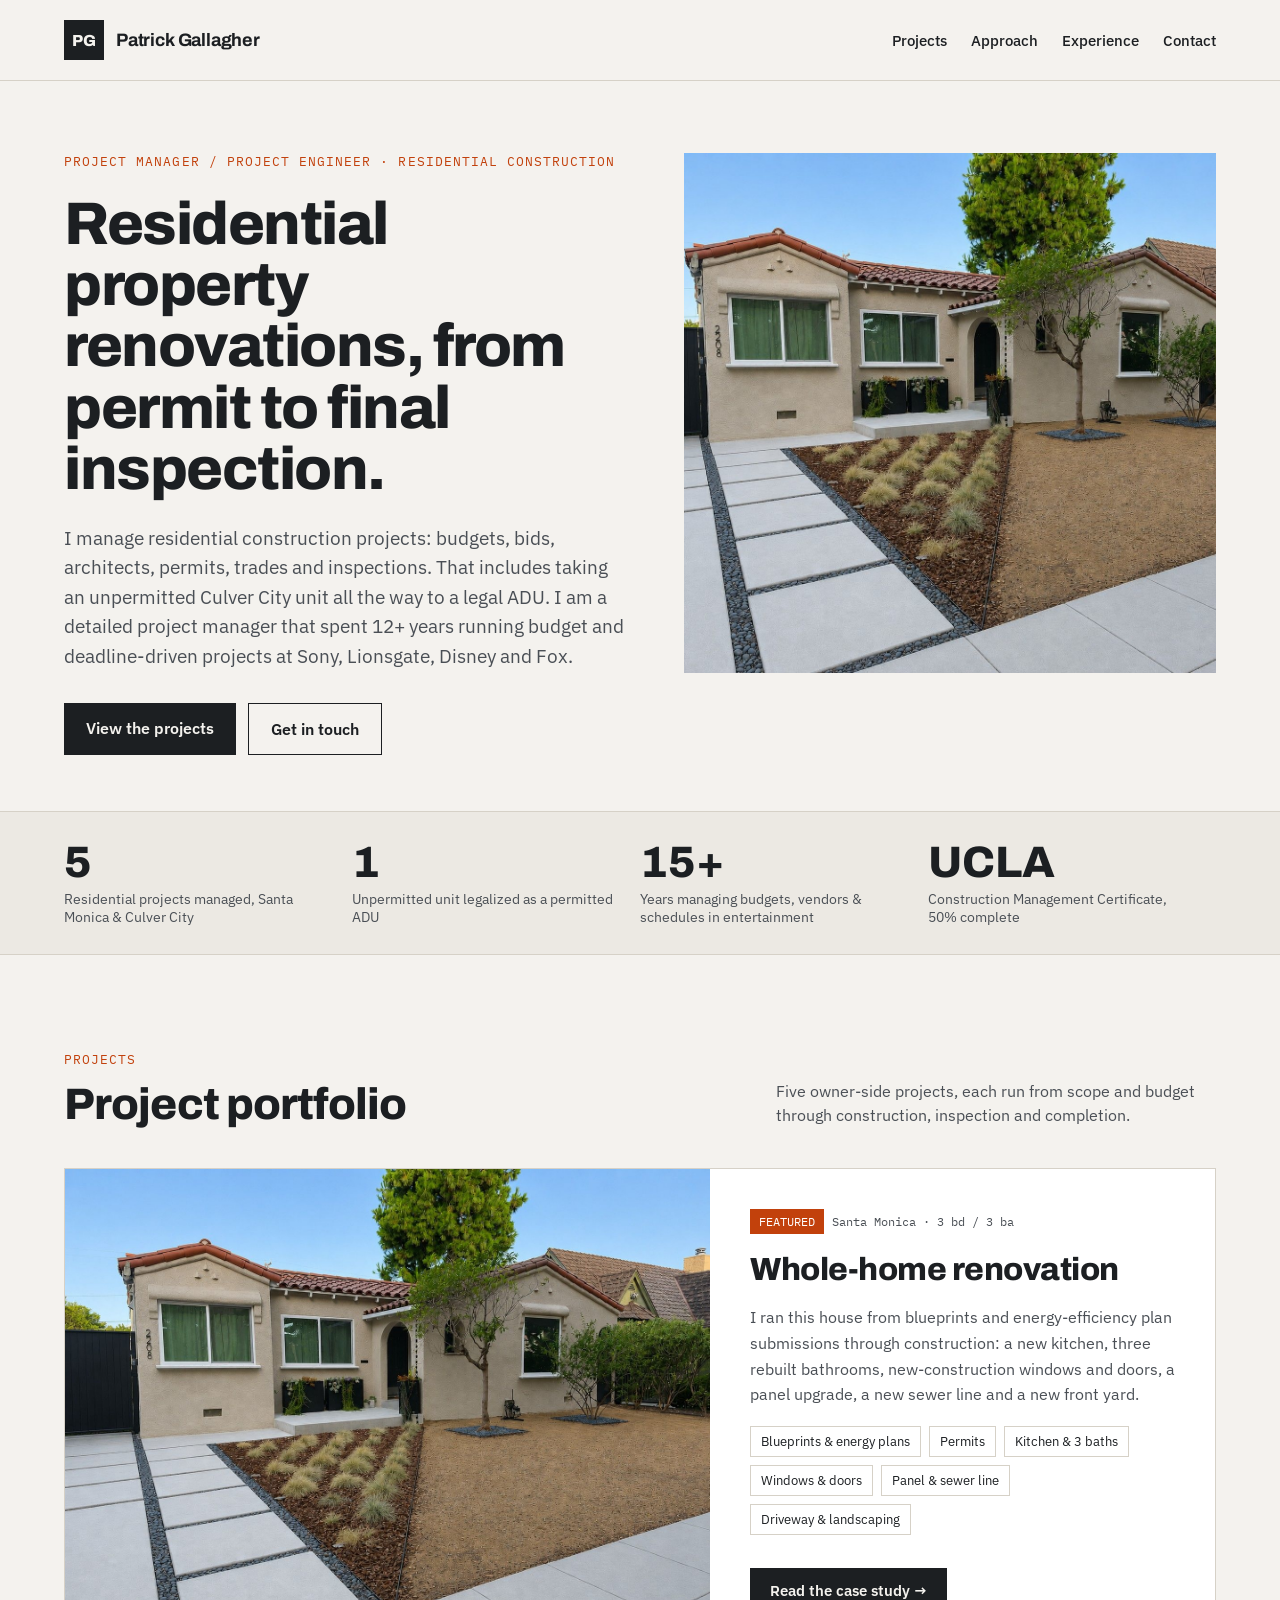
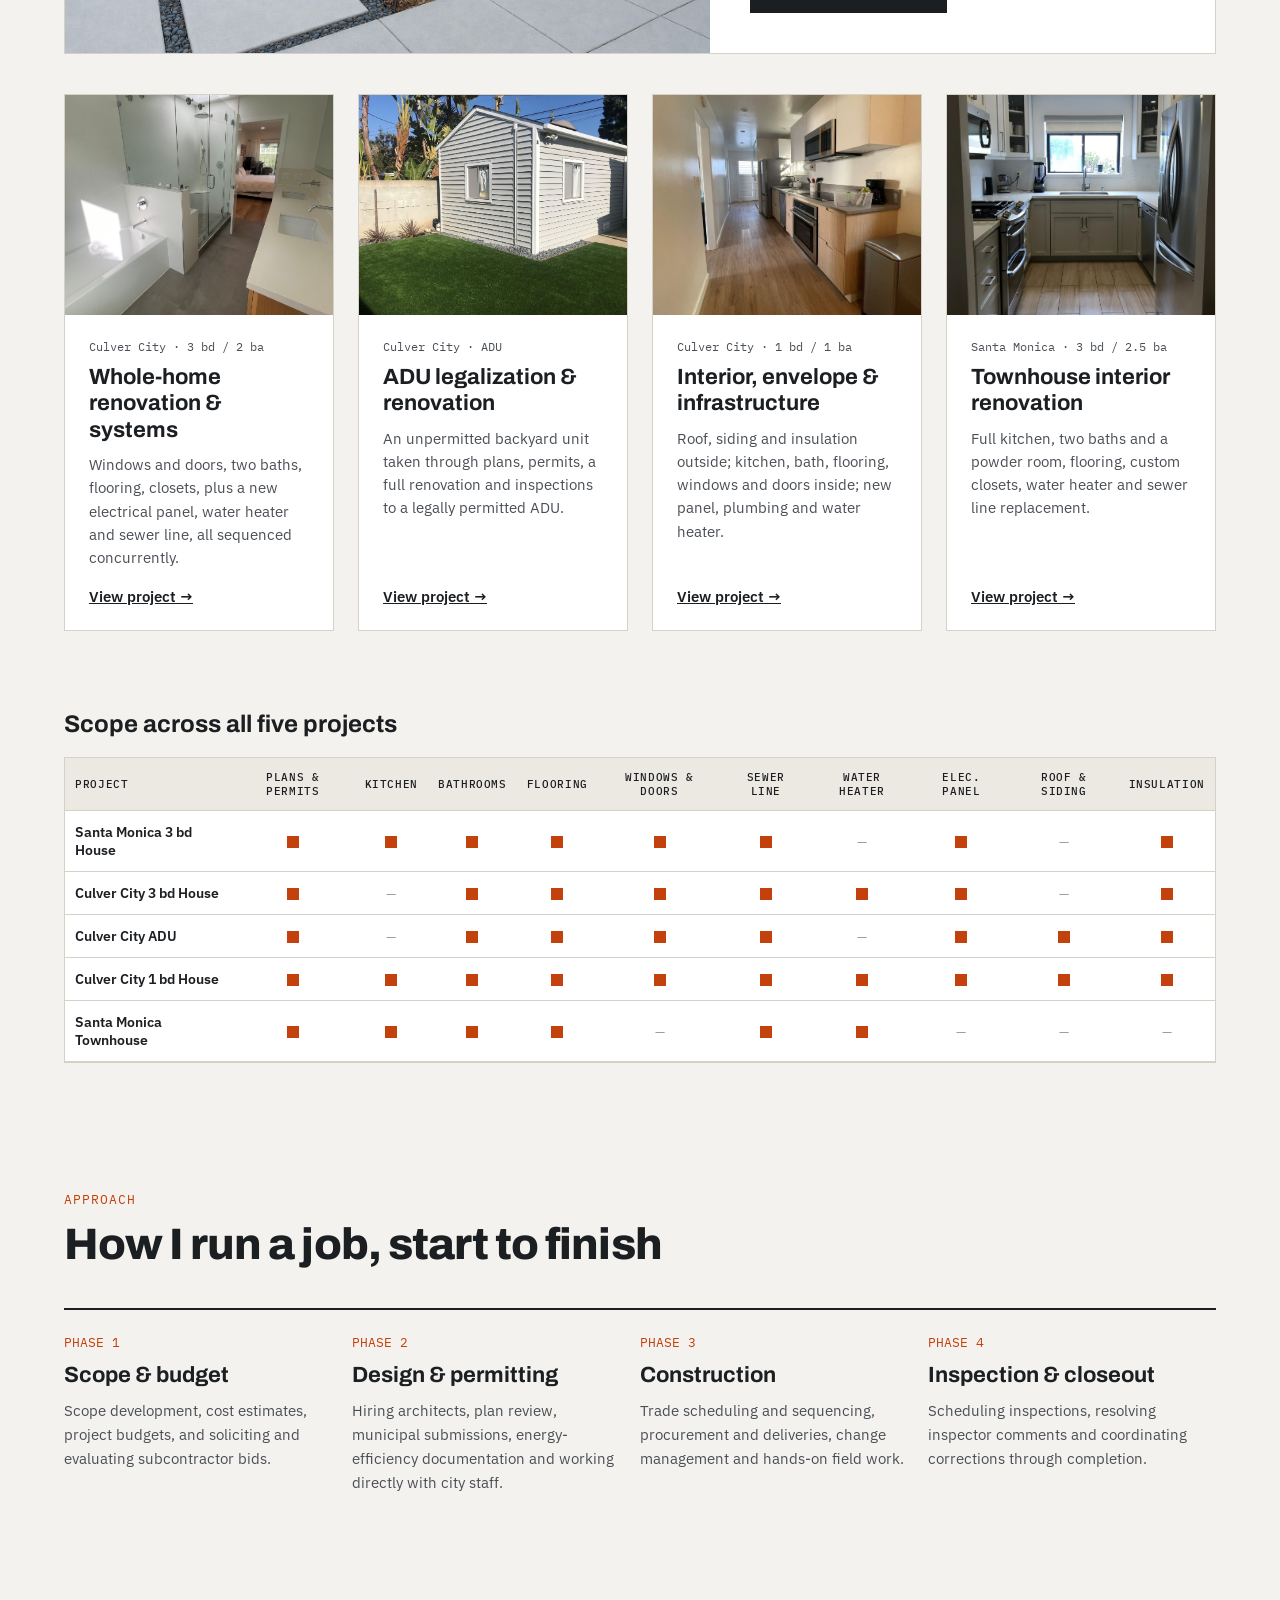
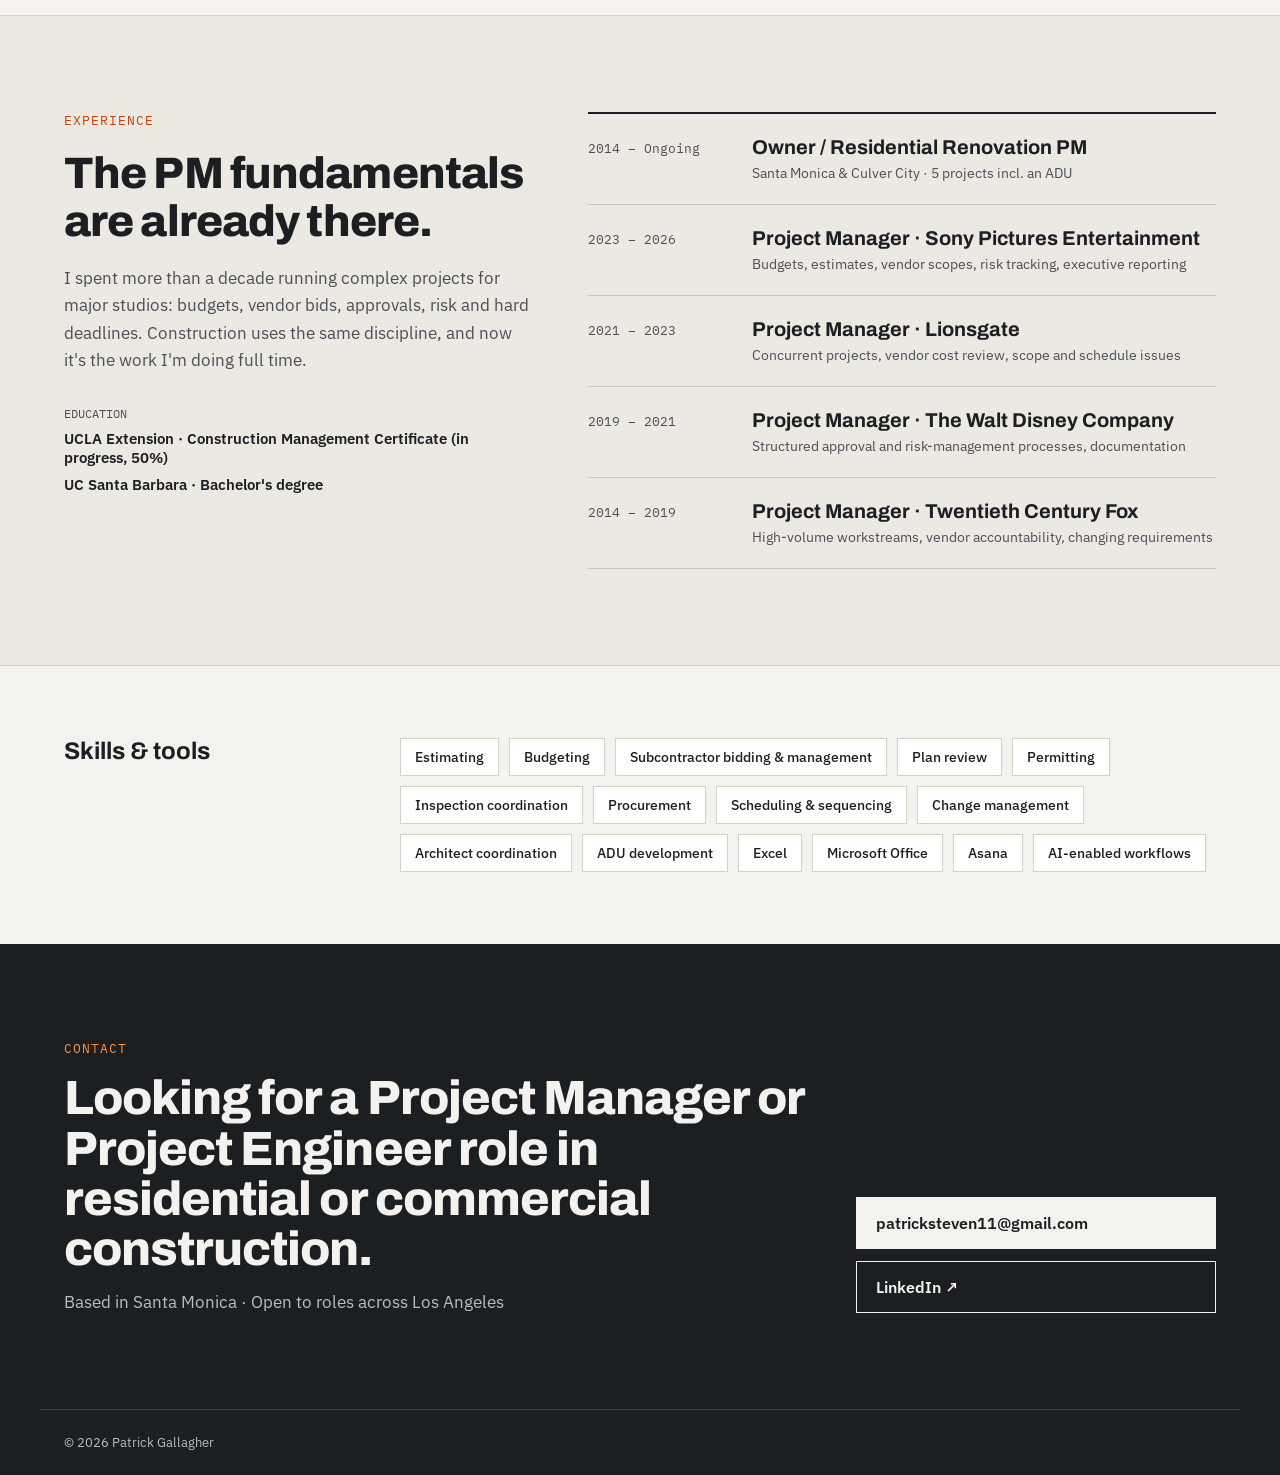
<file: index.html>
<!doctype html>
<html lang="en">
<head>
<meta charset="utf-8">
<meta name="viewport" content="width=device-width, initial-scale=1">
<title>Patrick Gallagher | Construction Project Portfolio</title>
<meta name="description" content="Owner-side residential construction PM: five West LA renovations, including an unpermitted Culver City unit legalized as an ADU.">
<meta property="og:title" content="Patrick Gallagher | Construction Project Portfolio">
<meta property="og:description" content="Owner-side residential construction PM: five West LA renovations, including an unpermitted Culver City unit legalized as an ADU.">
<link rel="preconnect" href="https://fonts.googleapis.com">
<link rel="preconnect" href="https://fonts.gstatic.com" crossorigin>
<link href="https://fonts.googleapis.com/css2?family=Archivo:wght@500;600;700;800&family=IBM+Plex+Mono:wght@400;500&family=IBM+Plex+Sans:wght@400;500;600&display=swap" rel="stylesheet">
<link rel="stylesheet" href="/styles.css">
</head>
<body>
<header class="top"><nav class="wrap" aria-label="Primary"><a href="/" class="brand"><span class="mark">PG</span><span class="name">Patrick Gallagher</span></a>
<div class="navlinks"><a href="#projects">Projects</a><a href="#approach">Approach</a><a href="#experience">Experience</a><a href="#contact">Contact</a></div></nav></header>
<main>
<section id="top" class="wrap hero">
<div class="copy">
<p class="eyebrow">PROJECT MANAGER / PROJECT ENGINEER · RESIDENTIAL CONSTRUCTION</p>
<h1>Residential property renovations, from permit to final inspection.</h1>
<p class="lede">I manage residential construction projects: budgets, bids, architects, permits, trades and inspections. That includes taking an unpermitted Culver City unit all the way to a legal ADU. I am a detailed project manager that spent 12+ years running budget and deadline-driven projects at Sony, Lionsgate, Disney and Fox.</p>
<div class="cta"><a class="btn btn-dark" href="#projects">View the projects</a><a class="btn btn-line" href="#contact">Get in touch</a></div>
</div>
<img src="/images/sm5-featured.jpg" alt="Finished front of the Santa Monica house with new concrete walkway pads, river-rock joints and drought-tolerant planting" style="flex:1 1 440px;min-width:0;height:520px;object-position:35% 50%">
</section>
<section class="stats" aria-label="At a glance"><div class="wrap">
<div class="stat"><b>5</b><span>Residential projects managed, Santa Monica &amp; Culver City</span></div>
<div class="stat"><b>1</b><span>Unpermitted unit legalized as a permitted ADU</span></div>
<div class="stat"><b>15+</b><span>Years managing budgets, vendors &amp; schedules in entertainment</span></div>
<div class="stat"><b>UCLA</b><span>Construction Management Certificate, 50% complete</span></div>
</div></section>
<section id="projects" class="wrap sec">
<div class="sechead"><div><p class="eyebrow">PROJECTS</p><h2 class="big">Project portfolio</h2></div>
<p style="margin:0;max-width:440px;font-size:16px;line-height:1.55;color:#4A4F55">Five owner-side projects, each run from scope and budget through construction, inspection and completion.</p></div>
<article class="featured">
<img src="/images/sm5-featured.jpg" alt="Finished front of the Santa Monica house with new concrete walkway pads, river-rock joints and drought-tolerant planting" style="object-position:center 50%">
<div class="body">
<div style="display:flex;flex-wrap:wrap;gap:8px;align-items:center"><span class="tag">FEATURED</span><span class="mono muted" style="font-size:12px">Santa Monica · 3 bd / 3 ba</span></div>
<h3 class="disp" style="margin:0;font-weight:800;font-size:32px;line-height:1.1;letter-spacing:-.015em">Whole-home renovation</h3>
<p style="margin:0;font-size:16px;line-height:1.6;color:#4A4F55">I ran this house from blueprints and energy-efficiency plan submissions through construction: a new kitchen, three rebuilt bathrooms, new-construction windows and doors, a panel upgrade, a new sewer line and a new front yard.</p>
<ul class="chips"><li>Blueprints &amp; energy plans</li><li>Permits</li><li>Kitchen &amp; 3 baths</li><li>Windows &amp; doors</li><li>Panel &amp; sewer line</li><li>Driveway &amp; landscaping</li></ul>
<a class="btn btn-dark" href="/santa-monica-house" style="margin-top:auto;align-self:flex-start;font-size:15px;padding:13px 20px">Read the case study →</a>
</div></article>
<div class="cards">
<article class="card"><img src="/images/cc2-bath1-after.jpg" alt="Finished primary bathroom with glass shower, soaking tub and double vanity" loading="lazy" style="object-position:center 55%"><div class="body"><span class="mono muted" style="font-size:12px">Culver City · 3 bd / 2 ba</span><h3>Whole-home renovation &amp; systems</h3><p>Windows and doors, two baths, flooring, closets, plus a new electrical panel, water heater and sewer line, all sequenced concurrently.</p><a class="more" href="/culver-city-3bd">View project →</a></div></article>
<article class="card"><img src="/images/adu-after.jpg" alt="Finished Culver City ADU with new siding, windows and landscaping" loading="lazy" style="object-position:center 45%"><div class="body"><span class="mono muted" style="font-size:12px">Culver City · ADU</span><h3>ADU legalization &amp; renovation</h3><p>An unpermitted backyard unit taken through plans, permits, a full renovation and inspections to a legally permitted ADU.</p><a class="more" href="/culver-city-adu">View project →</a></div></article>
<article class="card"><img src="/images/cc1-kitchen-after.jpg" alt="New kitchen in the Culver City one-bedroom house" loading="lazy" style="object-position:center 60%"><div class="body"><span class="mono muted" style="font-size:12px">Culver City · 1 bd / 1 ba</span><h3>Interior, envelope &amp; infrastructure</h3><p>Roof, siding and insulation outside; kitchen, bath, flooring, windows and doors inside; new panel, plumbing and water heater.</p><a class="more" href="/culver-city-1bd">View project →</a></div></article>
<article class="card"><img src="/images/smth-kitchen-after.jpg" alt="Finished townhouse kitchen with gray shaker cabinets, quartz counters and stainless appliances" loading="lazy" style="object-position:center 55%"><div class="body"><span class="mono muted" style="font-size:12px">Santa Monica · 3 bd / 2.5 ba</span><h3>Townhouse interior renovation</h3><p>Full kitchen, two baths and a powder room, flooring, custom closets, water heater and sewer line replacement.</p><a class="more" href="/santa-monica-townhouse">View project →</a></div></article>
</div>
</section>
<section class="wrap" aria-labelledby="matrix-h" style="padding-top:48px;padding-bottom:32px;display:flex;flex-direction:column;gap:20px"><h3 id="matrix-h" class="disp" style="margin:0;font-weight:700;font-size:24px">Scope across all five projects</h3><div class="matrix"><table><thead><tr><th scope="col">Project</th><th scope="col">Plans &amp; Permits</th><th scope="col">Kitchen</th><th scope="col">Bathrooms</th><th scope="col">Flooring</th><th scope="col">Windows &amp; doors</th><th scope="col">Sewer line</th><th scope="col">Water heater</th><th scope="col">Elec. panel</th><th scope="col">Roof &amp; siding</th><th scope="col">Insulation</th></tr></thead><tbody><tr><th scope="row">Santa Monica 3 bd House</th><td><span class="yes" role="img" aria-label="Included"></span></td><td><span class="yes" role="img" aria-label="Included"></span></td><td><span class="yes" role="img" aria-label="Included"></span></td><td><span class="yes" role="img" aria-label="Included"></span></td><td><span class="yes" role="img" aria-label="Included"></span></td><td><span class="yes" role="img" aria-label="Included"></span></td><td><span class="no" aria-label="Not included">—</span></td><td><span class="yes" role="img" aria-label="Included"></span></td><td><span class="no" aria-label="Not included">—</span></td><td><span class="yes" role="img" aria-label="Included"></span></td></tr><tr><th scope="row">Culver City 3 bd House</th><td><span class="yes" role="img" aria-label="Included"></span></td><td><span class="no" aria-label="Not included">—</span></td><td><span class="yes" role="img" aria-label="Included"></span></td><td><span class="yes" role="img" aria-label="Included"></span></td><td><span class="yes" role="img" aria-label="Included"></span></td><td><span class="yes" role="img" aria-label="Included"></span></td><td><span class="yes" role="img" aria-label="Included"></span></td><td><span class="yes" role="img" aria-label="Included"></span></td><td><span class="no" aria-label="Not included">—</span></td><td><span class="yes" role="img" aria-label="Included"></span></td></tr><tr><th scope="row">Culver City ADU</th><td><span class="yes" role="img" aria-label="Included"></span></td><td><span class="no" aria-label="Not included">—</span></td><td><span class="yes" role="img" aria-label="Included"></span></td><td><span class="yes" role="img" aria-label="Included"></span></td><td><span class="yes" role="img" aria-label="Included"></span></td><td><span class="yes" role="img" aria-label="Included"></span></td><td><span class="no" aria-label="Not included">—</span></td><td><span class="yes" role="img" aria-label="Included"></span></td><td><span class="yes" role="img" aria-label="Included"></span></td><td><span class="yes" role="img" aria-label="Included"></span></td></tr><tr><th scope="row">Culver City 1 bd House</th><td><span class="yes" role="img" aria-label="Included"></span></td><td><span class="yes" role="img" aria-label="Included"></span></td><td><span class="yes" role="img" aria-label="Included"></span></td><td><span class="yes" role="img" aria-label="Included"></span></td><td><span class="yes" role="img" aria-label="Included"></span></td><td><span class="yes" role="img" aria-label="Included"></span></td><td><span class="yes" role="img" aria-label="Included"></span></td><td><span class="yes" role="img" aria-label="Included"></span></td><td><span class="yes" role="img" aria-label="Included"></span></td><td><span class="yes" role="img" aria-label="Included"></span></td></tr><tr><th scope="row">Santa Monica Townhouse</th><td><span class="yes" role="img" aria-label="Included"></span></td><td><span class="yes" role="img" aria-label="Included"></span></td><td><span class="yes" role="img" aria-label="Included"></span></td><td><span class="yes" role="img" aria-label="Included"></span></td><td><span class="no" aria-label="Not included">—</span></td><td><span class="yes" role="img" aria-label="Included"></span></td><td><span class="yes" role="img" aria-label="Included"></span></td><td><span class="no" aria-label="Not included">—</span></td><td><span class="no" aria-label="Not included">—</span></td><td><span class="no" aria-label="Not included">—</span></td></tr></tbody></table></div></section>
<section id="approach" class="wrap" style="padding-top:96px;padding-bottom:96px;display:flex;flex-direction:column;gap:40px"><div style="display:flex;flex-direction:column;gap:12px"><p class="eyebrow">APPROACH</p><h2 class="big" style="max-width:760px">How I run a job, start to finish</h2></div><ol class="phases"><li><span class="mono accent" style="font-size:13px">PHASE 1</span><h3>Scope &amp; budget</h3><p>Scope development, cost estimates, project budgets, and soliciting and evaluating subcontractor bids.</p></li><li><span class="mono accent" style="font-size:13px">PHASE 2</span><h3>Design &amp; permitting</h3><p>Hiring architects, plan review, municipal submissions, energy-efficiency documentation and working directly with city staff.</p></li><li><span class="mono accent" style="font-size:13px">PHASE 3</span><h3>Construction</h3><p>Trade scheduling and sequencing, procurement and deliveries, change management and hands-on field work.</p></li><li><span class="mono accent" style="font-size:13px">PHASE 4</span><h3>Inspection &amp; closeout</h3><p>Scheduling inspections, resolving inspector comments and coordinating corrections through completion.</p></li></ol></section>
<section id="experience" class="exp"><div class="wrap"><div class="intro"><p class="eyebrow">EXPERIENCE</p><h2 class="big">The PM fundamentals are already there.</h2>
<p style="margin:0;font-size:17px;line-height:1.6;color:#4A4F55">I spent more than a decade running complex projects for major studios: budgets, vendor bids, approvals, risk and hard deadlines. Construction uses the same discipline, and now it's the work I'm doing full time.</p>
<div style="display:flex;flex-direction:column;gap:8px;padding-top:12px"><span class="mono muted" style="font-size:12px">EDUCATION</span><span style="font-size:15px;font-weight:600">UCLA Extension · Construction Management Certificate (in progress, 50%)</span><span style="font-size:15px;font-weight:600">UC Santa Barbara · Bachelor's degree</span></div></div><ol class="jobs"><li><span class="when">2014 – Ongoing</span><div class="what"><b>Owner / Residential Renovation PM</b><span>Santa Monica &amp; Culver City · 5 projects incl. an ADU</span></div></li><li><span class="when">2023 – 2026</span><div class="what"><b>Project Manager · Sony Pictures Entertainment</b><span>Budgets, estimates, vendor scopes, risk tracking, executive reporting</span></div></li><li><span class="when">2021 – 2023</span><div class="what"><b>Project Manager · Lionsgate</b><span>Concurrent projects, vendor cost review, scope and schedule issues</span></div></li><li><span class="when">2019 – 2021</span><div class="what"><b>Project Manager · The Walt Disney Company</b><span>Structured approval and risk-management processes, documentation</span></div></li><li><span class="when">2014 – 2019</span><div class="what"><b>Project Manager · Twentieth Century Fox</b><span>High-volume workstreams, vendor accountability, changing requirements</span></div></li></ol></div></section>
<section class="wrap skills" aria-labelledby="skills-h"><h2 id="skills-h">Skills &amp; tools</h2><ul><li>Estimating</li><li>Budgeting</li><li>Subcontractor bidding &amp; management</li><li>Plan review</li><li>Permitting</li><li>Inspection coordination</li><li>Procurement</li><li>Scheduling &amp; sequencing</li><li>Change management</li><li>Architect coordination</li><li>ADU development</li><li>Excel</li><li>Microsoft Office</li><li>Asana</li><li>AI-enabled workflows</li></ul></section>
<section id="contact" class="contact"><div class="wrap main">
<div style="flex:1 1 520px;min-width:0;display:flex;flex-direction:column;gap:16px"><p class="eyebrow" style="color:#FB923C">CONTACT</p><h2>Looking for a Project Manager or Project Engineer role in residential or commercial construction.</h2><p style="margin:0;font-size:17px;color:#B9BDC2">Based in Santa Monica · Open to roles across Los Angeles</p></div>
<div class="links"><a class="solid" href="mailto:patricksteven11@gmail.com">patricksteven11@gmail.com</a><a href="https://www.linkedin.com/in/patrick-gallagher-b975808/" target="_blank" rel="noopener">LinkedIn ↗</a></div>
</div><div class="wrap foot">© 2026 Patrick Gallagher</div></section>
</main>
</body>
</html>
</file>
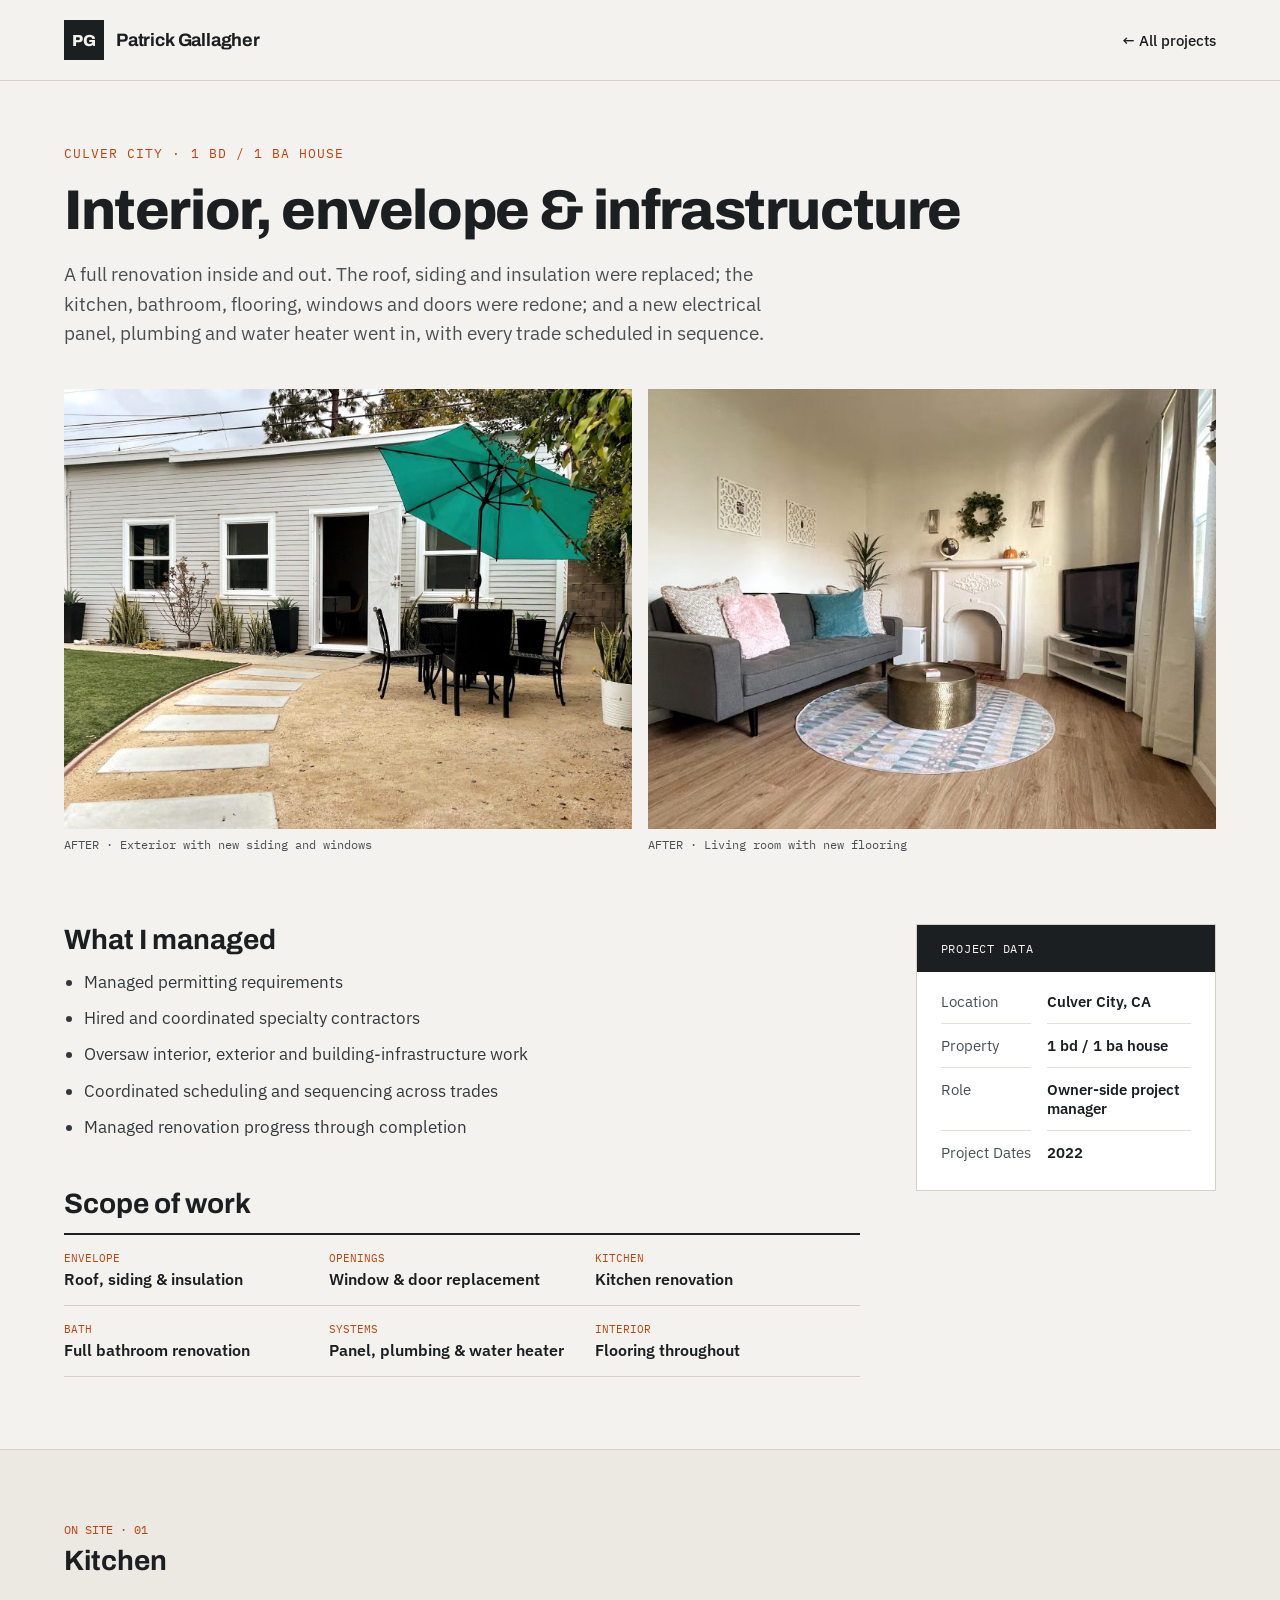
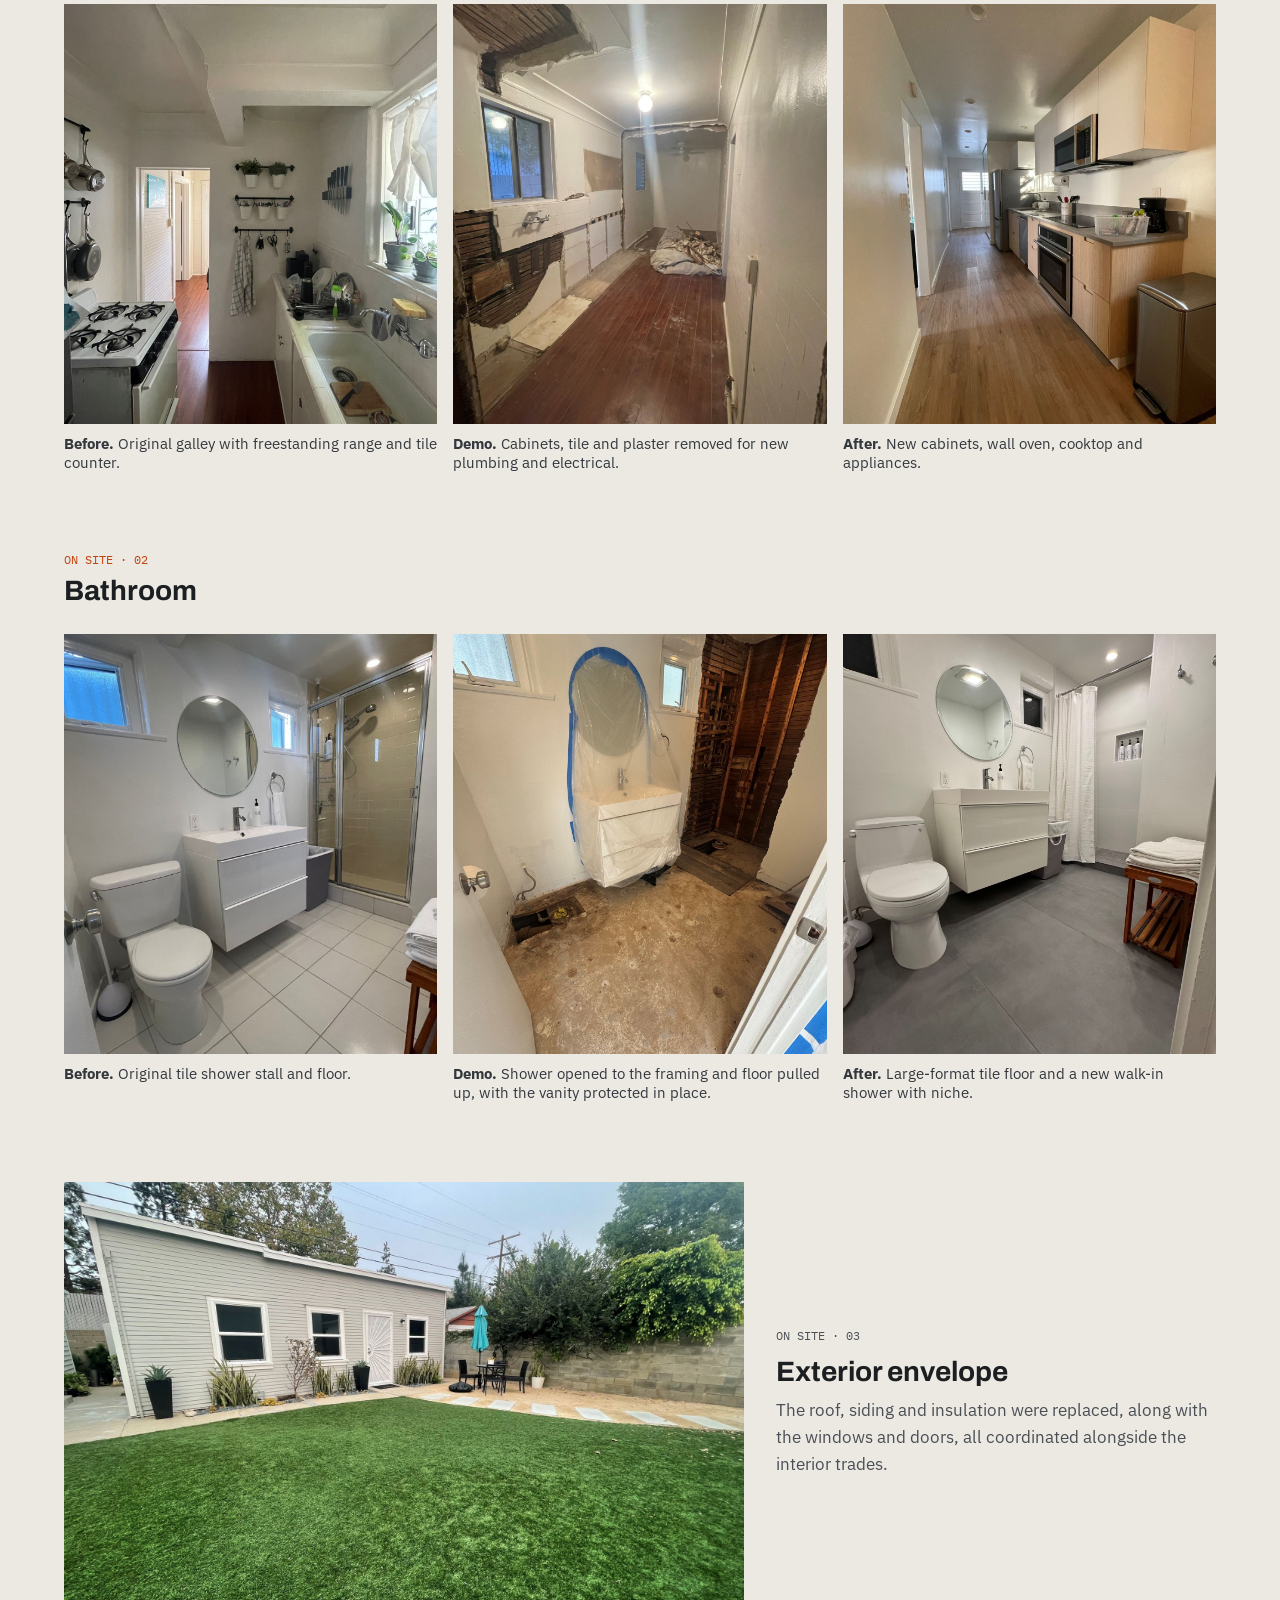
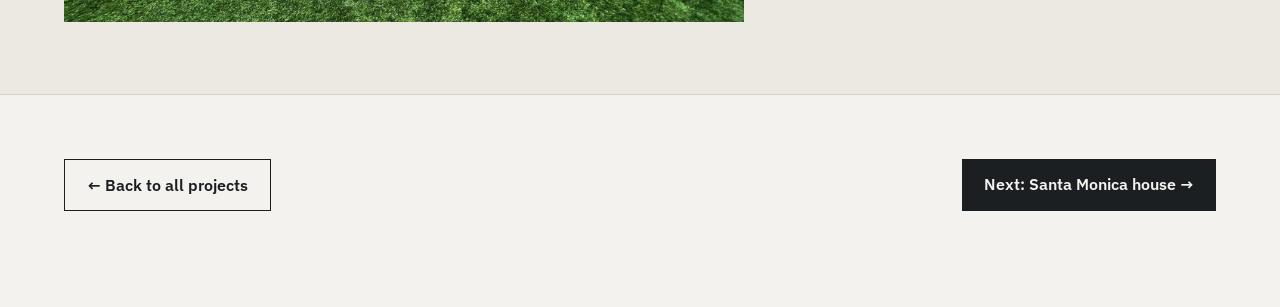
<file: culver-city-1bd.html>
<!doctype html>
<html lang="en">
<head>
<meta charset="utf-8">
<meta name="viewport" content="width=device-width, initial-scale=1">
<title>Culver City Interior, Envelope &amp; Infrastructure | Patrick Gallagher</title>
<meta name="description" content="A full renovation inside and out. The roof, siding and insulation were replaced; the kitchen, bathroom, flooring, windows and doors were redone; and a new electrical panel, plumbing and water heater went in, with every trade scheduled in sequence.">
<meta property="og:title" content="Culver City Interior, Envelope &amp; Infrastructure | Patrick Gallagher">
<meta property="og:description" content="A full renovation inside and out. The roof, siding and insulation were replaced; the kitchen, bathroom, flooring, windows and doors were redone; and a new electrical panel, plumbing and water heater went in, with every trade scheduled in sequence.">
<link rel="preconnect" href="https://fonts.googleapis.com">
<link rel="preconnect" href="https://fonts.gstatic.com" crossorigin>
<link href="https://fonts.googleapis.com/css2?family=Archivo:wght@500;600;700;800&family=IBM+Plex+Mono:wght@400;500&family=IBM+Plex+Sans:wght@400;500;600&display=swap" rel="stylesheet">
<link rel="stylesheet" href="/styles.css">
</head>
<body>
<header class="top"><nav class="wrap" aria-label="Primary"><a href="/" class="brand"><span class="mark">PG</span><span class="name">Patrick Gallagher</span></a><a href="/" style="text-decoration:none;padding:10px 0;font-weight:500;font-size:15px">← All projects</a></nav></header>
<main>
<section class="wrap ptitle"><p class="eyebrow">Culver City · 1 bd / 1 ba house</p><h1>Interior, envelope &amp; infrastructure</h1><p class="lede">A full renovation inside and out. The roof, siding and insulation were replaced; the kitchen, bathroom, flooring, windows and doors were redone; and a new electrical panel, plumbing and water heater went in, with every trade scheduled in sequence.</p></section>
<section class="wrap heroimg" aria-label="Photos"><figure><img src="/images/cc1-exterior-new.jpg" alt="Finished exterior with new gray siding, white trim and windows, a stepping-stone path, artificial turf and a patio set under a green umbrella" loading="lazy" style="height:440px;object-position:center 55%"><figcaption class="tag2">AFTER · Exterior with new siding and windows</figcaption></figure><figure><img src="/images/cc1-living.jpg" alt="Finished living room with new plank flooring, white fireplace surround and fresh paint" loading="lazy" style="height:440px;object-position:center 50%"><figcaption class="tag2">AFTER · Living room with new flooring</figcaption></figure></section>
<section class="wrap pbody"><div class="main">
<div><h2>What I managed</h2><ul class="managed"><li>Managed permitting requirements</li><li>Hired and coordinated specialty contractors</li><li>Oversaw interior, exterior and building-infrastructure work</li><li>Coordinated scheduling and sequencing across trades</li><li>Managed renovation progress through completion</li></ul></div>
<div><h2>Scope of work</h2><div class="scope"><div><span>ENVELOPE</span><b>Roof, siding &amp; insulation</b></div><div><span>OPENINGS</span><b>Window &amp; door replacement</b></div><div><span>KITCHEN</span><b>Kitchen renovation</b></div><div><span>BATH</span><b>Full bathroom renovation</b></div><div><span>SYSTEMS</span><b>Panel, plumbing &amp; water heater</b></div><div><span>INTERIOR</span><b>Flooring throughout</b></div></div></div>
</div><aside class="side" aria-label="Project facts"><div class="facts"><div class="hd">PROJECT DATA</div><dl><dt>Location</dt><dd>Culver City, CA</dd><dt>Property</dt><dd>1 bd / 1 ba house</dd><dt>Role</dt><dd>Owner-side project manager</dd><dt>Project Dates</dt><dd>2022</dd></dl></div></aside></section>
<section class="onsite first "><div class="wrap">
<div class="hd"><p>ON SITE · 01</p><h2>Kitchen</h2></div>
<div class="grid g260"><figure><img src="/images/cc1-kitchen-before.jpg" alt="Original galley kitchen with freestanding range and tiled sink counter" loading="lazy" style="height:420px"><figcaption><strong>Before.</strong> Original galley with freestanding range and tile counter.</figcaption></figure><figure><img src="/images/cc1-kitchen-demo.jpg" alt="Kitchen demolished with wall tile and plaster removed down to lath" loading="lazy" style="height:420px"><figcaption><strong>Demo.</strong> Cabinets, tile and plaster removed for new plumbing and electrical.</figcaption></figure><figure><img src="/images/cc1-kitchen-after.jpg" alt="New kitchen with flat-panel cabinets, wall oven, cooktop and stainless appliances" loading="lazy" style="height:420px"><figcaption><strong>After.</strong> New cabinets, wall oven, cooktop and appliances.</figcaption></figure></div>
</div></section>
<section class="onsite "><div class="wrap">
<div class="hd"><p>ON SITE · 02</p><h2>Bathroom</h2></div>
<div class="grid g260"><figure><img src="/images/cc1-bath-before.jpg" alt="Bathroom before with original tile shower stall and small floor tile" loading="lazy" style="height:420px"><figcaption><strong>Before.</strong> Original tile shower stall and floor.</figcaption></figure><figure><img src="/images/cc1-bath-demo.jpg" alt="Shower opened to the framing and floor removed, with the vanity wrapped in plastic" loading="lazy" style="height:420px"><figcaption><strong>Demo.</strong> Shower opened to the framing and floor pulled up, with the vanity protected in place.</figcaption></figure><figure><img src="/images/cc1-bath-after.jpg" alt="Finished bathroom with large-format gray floor tile and new walk-in shower with niche" loading="lazy" style="height:420px"><figcaption><strong>After.</strong> Large-format tile floor and a new walk-in shower with niche.</figcaption></figure></div>
</div></section>
<section class="onsite last"><div class="wrap"><div class="split"><img src="/images/cc1-exterior-yard.jpg" alt="Exterior of the house with gray lap siding, white-trimmed windows and a landscaped yard" loading="lazy" style="height:440px"><div class="txt"><p class="mono accent" style="font-size:12px">ON SITE · 03</p><h2>Exterior envelope</h2><p>The roof, siding and insulation were replaced, along with the windows and doors, all coordinated alongside the interior trades.</p></div></div></div></section>
<section class="wrap next"><a class="btn btn-line" href="/">← Back to all projects</a><a class="btn btn-dark" href="/santa-monica-house">Next: Santa Monica house →</a></section>
</main>
</body>
</html>
</file>
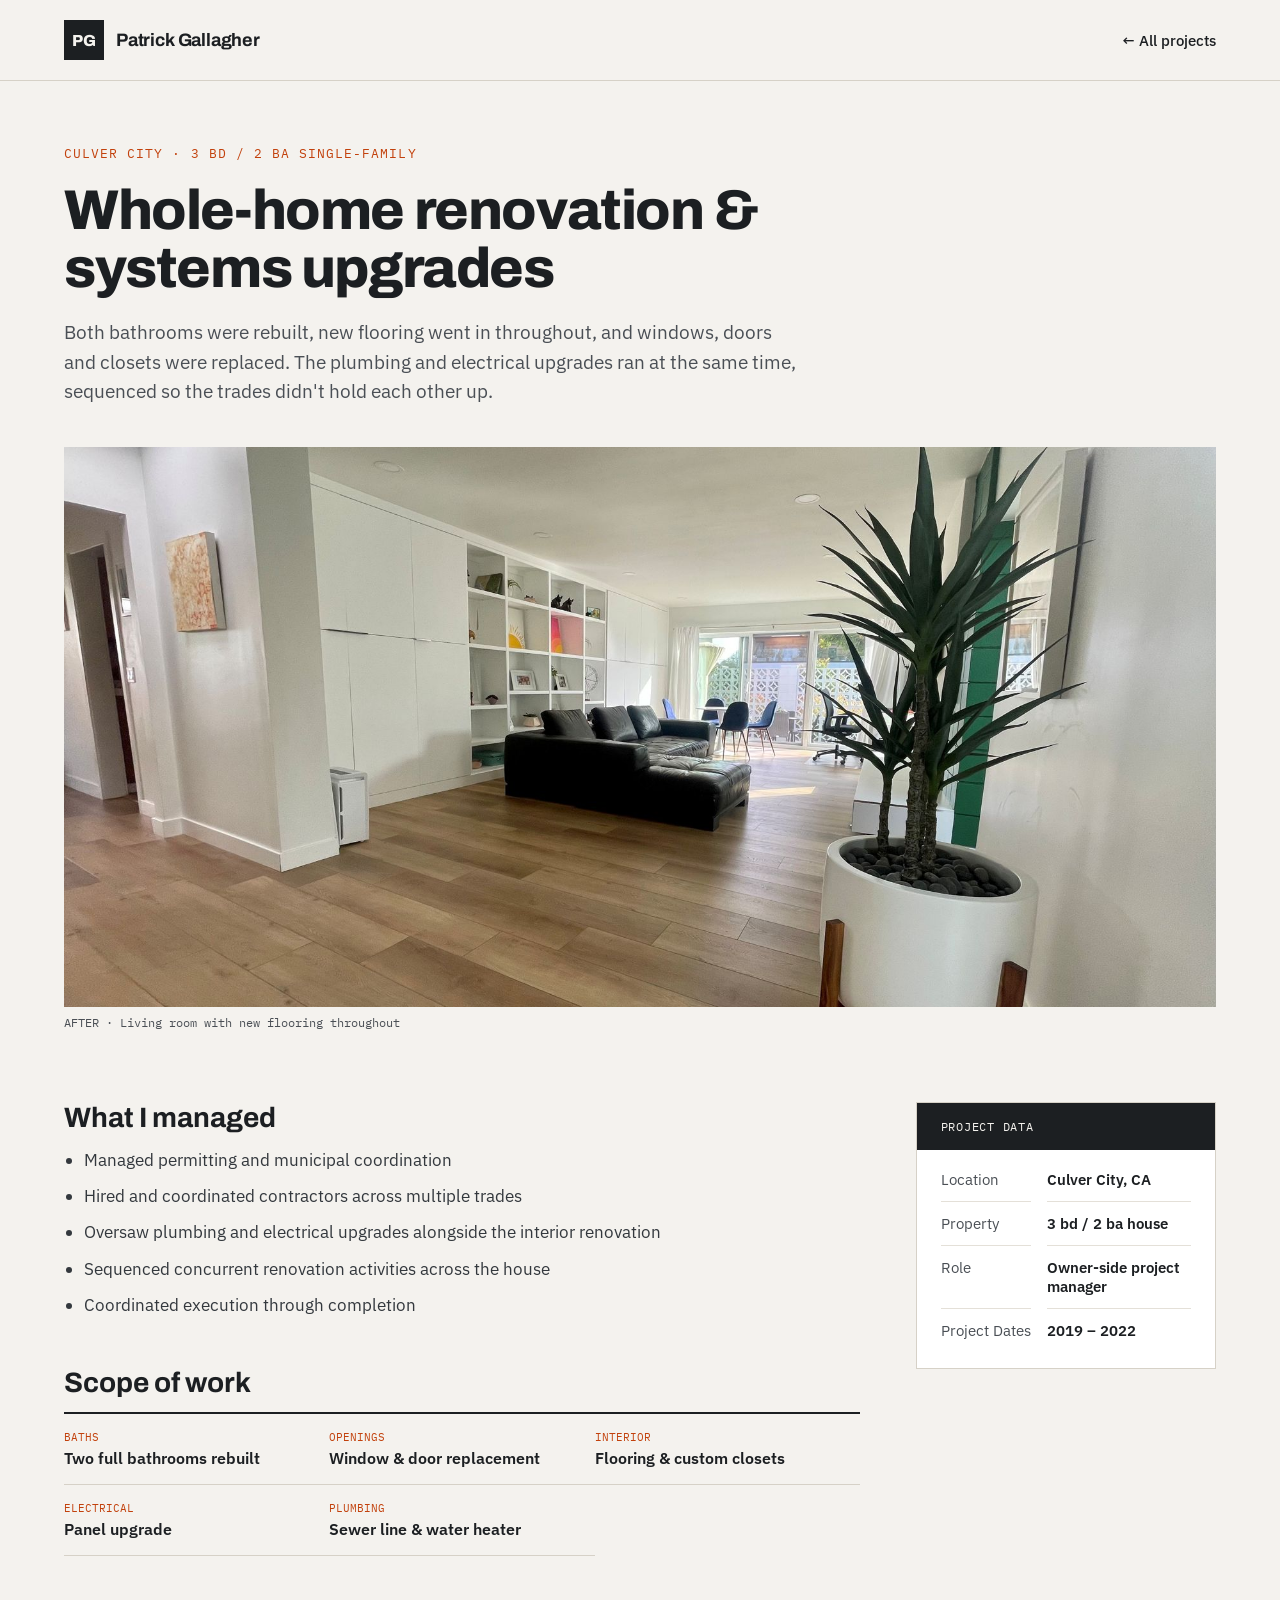
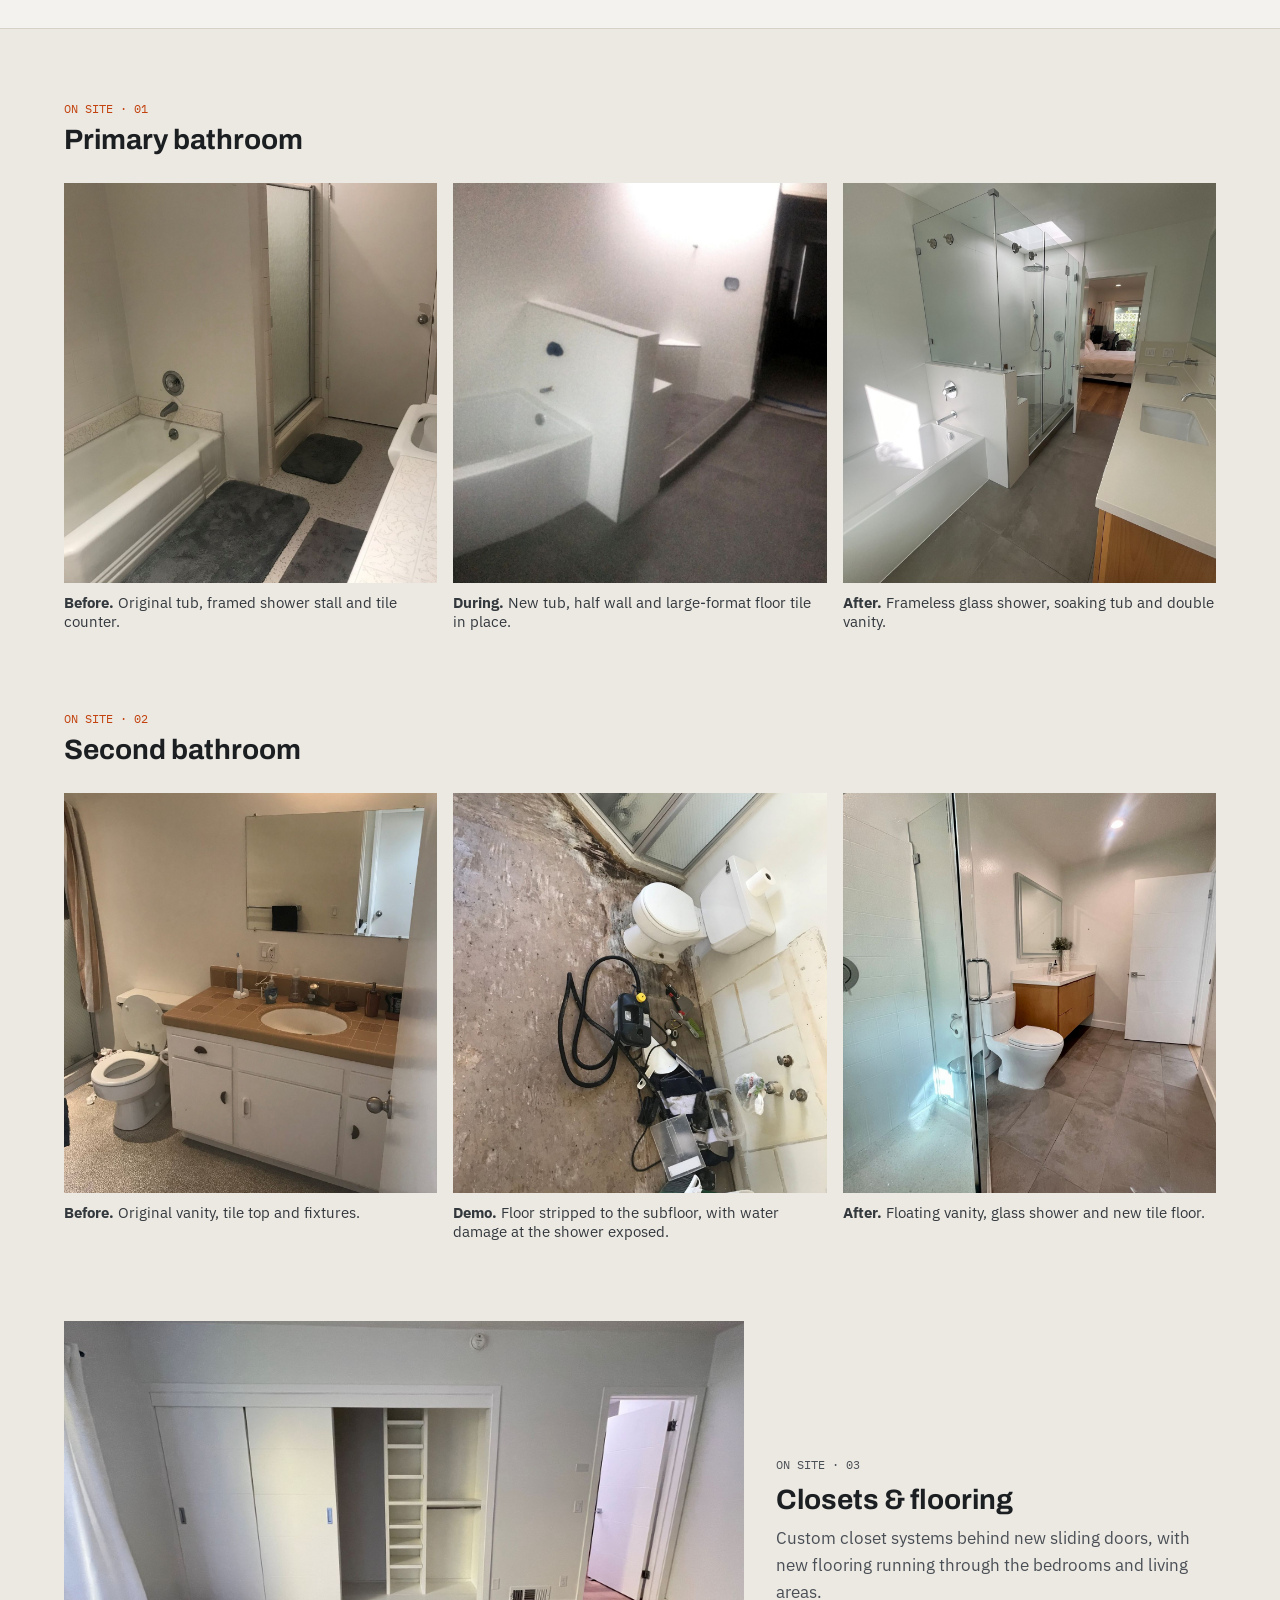
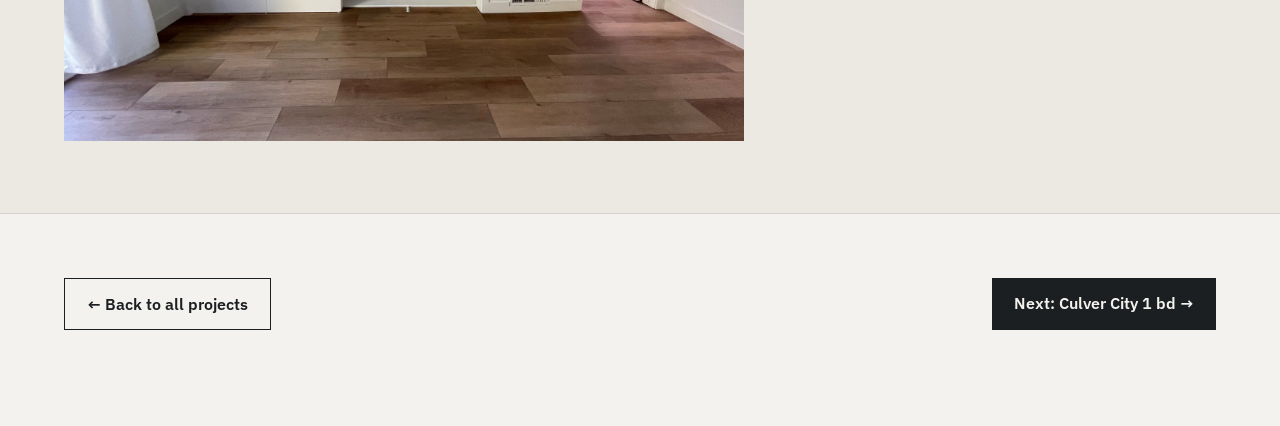
<file: culver-city-3bd.html>
<!doctype html>
<html lang="en">
<head>
<meta charset="utf-8">
<meta name="viewport" content="width=device-width, initial-scale=1">
<title>Culver City Whole-Home Renovation | Patrick Gallagher</title>
<meta name="description" content="Both bathrooms were rebuilt, new flooring went in throughout, and windows, doors and closets were replaced. The plumbing and electrical upgrades ran at the same time, sequenced so the trades didn&#x27;t hold each other up.">
<meta property="og:title" content="Culver City Whole-Home Renovation | Patrick Gallagher">
<meta property="og:description" content="Both bathrooms were rebuilt, new flooring went in throughout, and windows, doors and closets were replaced. The plumbing and electrical upgrades ran at the same time, sequenced so the trades didn&#x27;t hold each other up.">
<link rel="preconnect" href="https://fonts.googleapis.com">
<link rel="preconnect" href="https://fonts.gstatic.com" crossorigin>
<link href="https://fonts.googleapis.com/css2?family=Archivo:wght@500;600;700;800&family=IBM+Plex+Mono:wght@400;500&family=IBM+Plex+Sans:wght@400;500;600&display=swap" rel="stylesheet">
<link rel="stylesheet" href="/styles.css">
</head>
<body>
<header class="top"><nav class="wrap" aria-label="Primary"><a href="/" class="brand"><span class="mark">PG</span><span class="name">Patrick Gallagher</span></a><a href="/" style="text-decoration:none;padding:10px 0;font-weight:500;font-size:15px">← All projects</a></nav></header>
<main>
<section class="wrap ptitle"><p class="eyebrow">Culver City · 3 bd / 2 ba single-family</p><h1>Whole-home renovation &amp; systems upgrades</h1><p class="lede">Both bathrooms were rebuilt, new flooring went in throughout, and windows, doors and closets were replaced. The plumbing and electrical upgrades ran at the same time, sequenced so the trades didn&#x27;t hold each other up.</p></section>
<section class="wrap heroimg" aria-label="Photos"><figure><img src="/images/cc2-living-after.jpg" alt="Renovated living room with new wide-plank flooring, built-in shelving and sliding doors to the patio" loading="lazy" style="height:560px;object-position:center 45%"><figcaption class="tag2">AFTER · Living room with new flooring throughout</figcaption></figure></section>
<section class="wrap pbody"><div class="main">
<div><h2>What I managed</h2><ul class="managed"><li>Managed permitting and municipal coordination</li><li>Hired and coordinated contractors across multiple trades</li><li>Oversaw plumbing and electrical upgrades alongside the interior renovation</li><li>Sequenced concurrent renovation activities across the house</li><li>Coordinated execution through completion</li></ul></div>
<div><h2>Scope of work</h2><div class="scope"><div><span>BATHS</span><b>Two full bathrooms rebuilt</b></div><div><span>OPENINGS</span><b>Window &amp; door replacement</b></div><div><span>INTERIOR</span><b>Flooring &amp; custom closets</b></div><div><span>ELECTRICAL</span><b>Panel upgrade</b></div><div><span>PLUMBING</span><b>Sewer line &amp; water heater</b></div></div></div>
</div><aside class="side" aria-label="Project facts"><div class="facts"><div class="hd">PROJECT DATA</div><dl><dt>Location</dt><dd>Culver City, CA</dd><dt>Property</dt><dd>3 bd / 2 ba house</dd><dt>Role</dt><dd>Owner-side project manager</dd><dt>Project Dates</dt><dd>2019 – 2022</dd></dl></div></aside></section>
<section class="onsite first "><div class="wrap">
<div class="hd"><p>ON SITE · 01</p><h2>Primary bathroom</h2></div>
<div class="grid g260"><figure><img src="/images/cc2-bath1-before.jpg" alt="Original bathroom with dated tub, frosted-glass shower stall and tiled counter" loading="lazy" style="height:400px"><figcaption><strong>Before.</strong> Original tub, framed shower stall and tile counter.</figcaption></figure><figure><img src="/images/cc2-bath1-during.jpg" alt="Bathroom mid-renovation with new soaking tub, half wall and large-format floor tile set" loading="lazy" style="height:400px"><figcaption><strong>During.</strong> New tub, half wall and large-format floor tile in place.</figcaption></figure><figure><img src="/images/cc2-bath1-after.jpg" alt="Finished bathroom with frameless glass shower, soaking tub and double vanity" loading="lazy" style="height:400px"><figcaption><strong>After.</strong> Frameless glass shower, soaking tub and double vanity.</figcaption></figure></div>
</div></section>
<section class="onsite "><div class="wrap">
<div class="hd"><p>ON SITE · 02</p><h2>Second bathroom</h2></div>
<div class="grid g260"><figure><img src="/images/cc2-bath2-before.jpg" alt="Original second bathroom with tan tile vanity top and dated fixtures" loading="lazy" style="height:400px"><figcaption><strong>Before.</strong> Original vanity, tile top and fixtures.</figcaption></figure><figure><img src="/images/cc2-bath2-demo.jpg" alt="Bathroom floor stripped to the subfloor during demolition" loading="lazy" style="height:400px"><figcaption><strong>Demo.</strong> Floor stripped to the subfloor, with water damage at the shower exposed.</figcaption></figure><figure><img src="/images/cc2-bath2-after.jpg" alt="Finished bathroom with floating wood vanity, glass shower and large-format tile floor" loading="lazy" style="height:400px"><figcaption><strong>After.</strong> Floating vanity, glass shower and new tile floor.</figcaption></figure></div>
</div></section>
<section class="onsite last"><div class="wrap"><div class="split"><img src="/images/cc2-closet.jpg" alt="Bedroom custom closet with sliding doors and built-in shelving over new flooring" loading="lazy" style="height:420px"><div class="txt"><p class="mono accent" style="font-size:12px">ON SITE · 03</p><h2>Closets &amp; flooring</h2><p>Custom closet systems behind new sliding doors, with new flooring running through the bedrooms and living areas.</p></div></div></div></section>
<section class="wrap next"><a class="btn btn-line" href="/">← Back to all projects</a><a class="btn btn-dark" href="/culver-city-1bd">Next: Culver City 1 bd →</a></section>
</main>
</body>
</html>
</file>
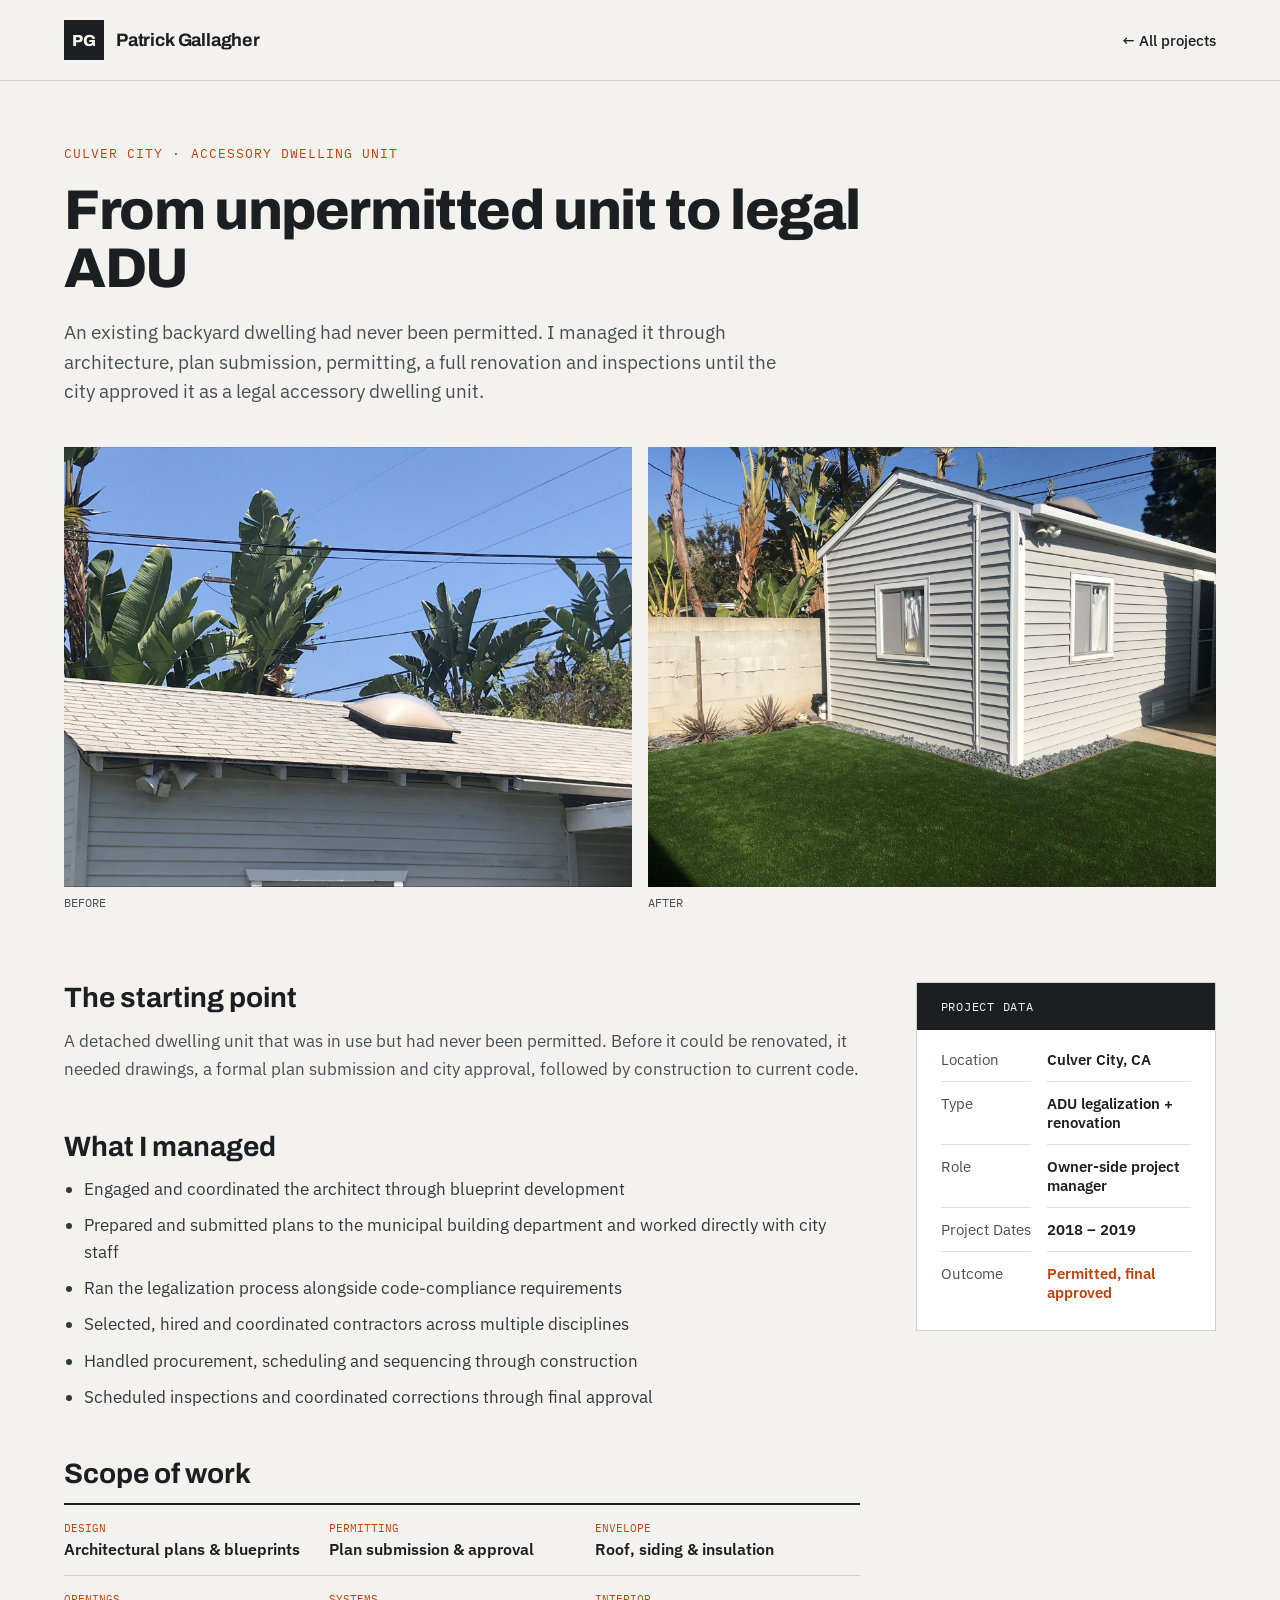
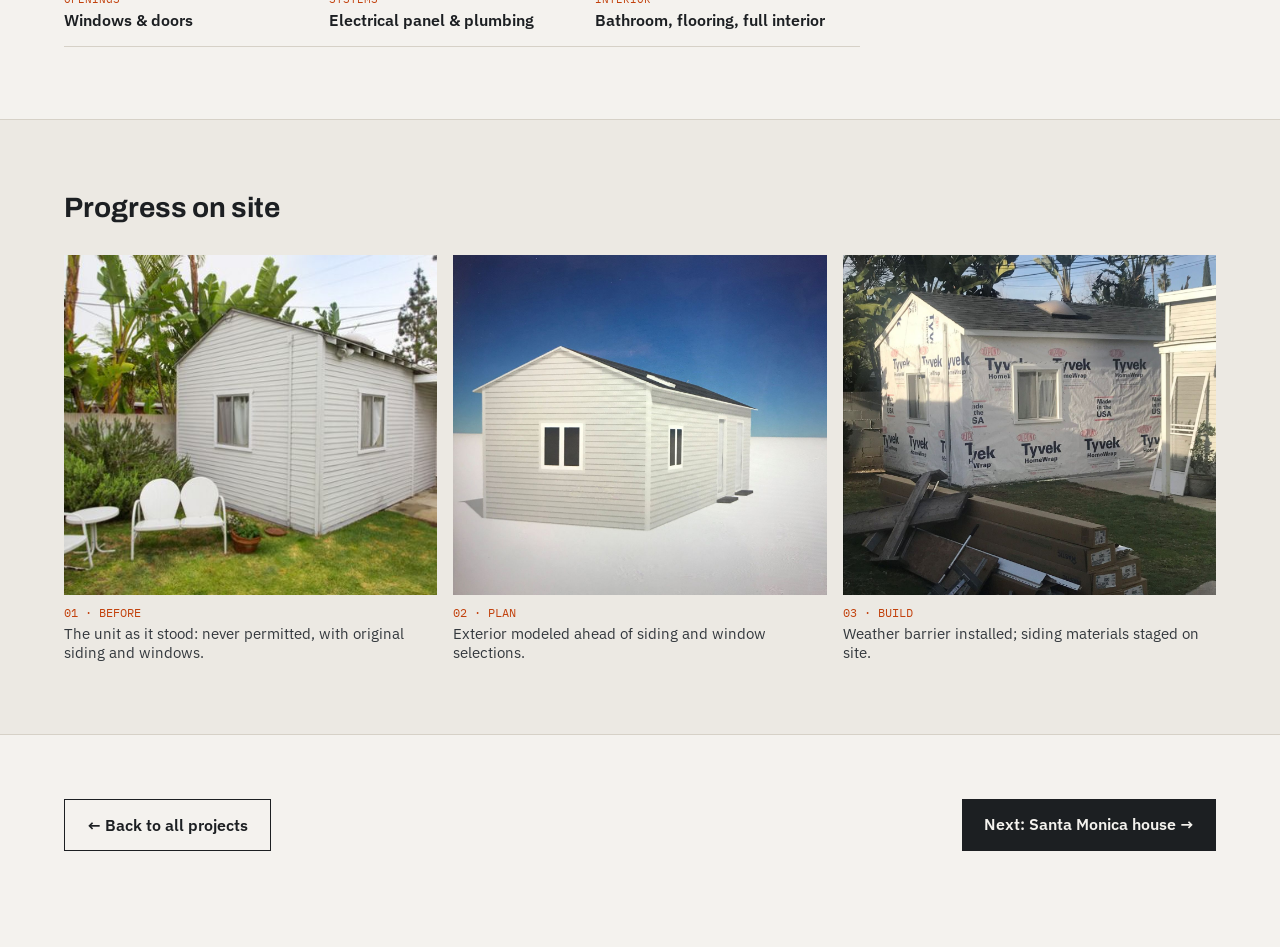
<file: culver-city-adu.html>
<!doctype html>
<html lang="en">
<head>
<meta charset="utf-8">
<meta name="viewport" content="width=device-width, initial-scale=1">
<title>Culver City ADU | Patrick Gallagher</title>
<meta name="description" content="An existing backyard dwelling had never been permitted. I managed it through architecture, plan submission, permitting, a full renovation and inspections until the city approved it as a legal accessory dwelling unit.">
<meta property="og:title" content="Culver City ADU | Patrick Gallagher">
<meta property="og:description" content="An existing backyard dwelling had never been permitted. I managed it through architecture, plan submission, permitting, a full renovation and inspections until the city approved it as a legal accessory dwelling unit.">
<link rel="preconnect" href="https://fonts.googleapis.com">
<link rel="preconnect" href="https://fonts.gstatic.com" crossorigin>
<link href="https://fonts.googleapis.com/css2?family=Archivo:wght@500;600;700;800&family=IBM+Plex+Mono:wght@400;500&family=IBM+Plex+Sans:wght@400;500;600&display=swap" rel="stylesheet">
<link rel="stylesheet" href="/styles.css">
</head>
<body>
<header class="top"><nav class="wrap" aria-label="Primary"><a href="/" class="brand"><span class="mark">PG</span><span class="name">Patrick Gallagher</span></a><a href="/" style="text-decoration:none;padding:10px 0;font-weight:500;font-size:15px">← All projects</a></nav></header>
<main>
<section class="wrap ptitle"><p class="eyebrow">Culver City · Accessory dwelling unit</p><h1>From unpermitted unit to legal ADU</h1><p class="lede">An existing backyard dwelling had never been permitted. I managed it through architecture, plan submission, permitting, a full renovation and inspections until the city approved it as a legal accessory dwelling unit.</p></section>
<section class="wrap heroimg" aria-label="Photos"><figure><img src="/images/adu-hero-before.jpg" alt="ADU before renovation: weathered shingle roof with an old dome skylight and worn siding" loading="lazy" style="height:440px;object-position:center 70%"><figcaption class="tag2">BEFORE</figcaption></figure><figure><img src="/images/adu-after.jpg" alt="Finished ADU with new gray lap siding, white trim, new windows and landscaped yard" loading="lazy" style="height:440px;object-position:center 40%"><figcaption class="tag2">AFTER</figcaption></figure></section>
<section class="wrap pbody"><div class="main">
<div><h2>The starting point</h2><p>A detached dwelling unit that was in use but had never been permitted. Before it could be renovated, it needed drawings, a formal plan submission and city approval, followed by construction to current code.</p></div>
<div><h2>What I managed</h2><ul class="managed"><li>Engaged and coordinated the architect through blueprint development</li><li>Prepared and submitted plans to the municipal building department and worked directly with city staff</li><li>Ran the legalization process alongside code-compliance requirements</li><li>Selected, hired and coordinated contractors across multiple disciplines</li><li>Handled procurement, scheduling and sequencing through construction</li><li>Scheduled inspections and coordinated corrections through final approval</li></ul></div>
<div><h2>Scope of work</h2><div class="scope"><div><span>DESIGN</span><b>Architectural plans &amp; blueprints</b></div><div><span>PERMITTING</span><b>Plan submission &amp; approval</b></div><div><span>ENVELOPE</span><b>Roof, siding &amp; insulation</b></div><div><span>OPENINGS</span><b>Windows &amp; doors</b></div><div><span>SYSTEMS</span><b>Electrical panel &amp; plumbing</b></div><div><span>INTERIOR</span><b>Bathroom, flooring, full interior</b></div></div></div>
</div><aside class="side" aria-label="Project facts"><div class="facts"><div class="hd">PROJECT DATA</div><dl><dt>Location</dt><dd>Culver City, CA</dd><dt>Type</dt><dd>ADU legalization + renovation</dd><dt>Role</dt><dd>Owner-side project manager</dd><dt>Project Dates</dt><dd>2018 – 2019</dd><dt>Outcome</dt><dd style="color:#C2410C">Permitted, final approved</dd></dl></div></aside></section>
<section class="onsite first last"><div class="wrap" style="gap:32px"><h2>Progress on site</h2><div class="grid g260"><figure><img src="/images/adu-before-exterior.jpg" alt="The unpermitted backyard unit before renovation, with old white siding, small windows and a patio set on the lawn" loading="lazy" style="height:340px;object-position:center 50%"><figcaption style="display:flex;flex-direction:column;gap:4px"><span class="mono accent" style="font-size:12px">01 · BEFORE</span><span>The unit as it stood: never permitted, with original siding and windows.</span></figcaption></figure><figure><img src="/images/adu-model.jpg" alt="3D model of the ADU exterior with lap siding and new windows" loading="lazy" style="height:340px;object-position:center 62%"><figcaption style="display:flex;flex-direction:column;gap:4px"><span class="mono accent" style="font-size:12px">02 · PLAN</span><span>Exterior modeled ahead of siding and window selections.</span></figcaption></figure><figure><img src="/images/adu-housewrap.jpg" alt="ADU wrapped in house wrap with boxed siding materials staged in the yard" loading="lazy" style="height:340px;object-position:center 45%"><figcaption style="display:flex;flex-direction:column;gap:4px"><span class="mono accent" style="font-size:12px">03 · BUILD</span><span>Weather barrier installed; siding materials staged on site.</span></figcaption></figure></div></div></section>
<section class="wrap next"><a class="btn btn-line" href="/">← Back to all projects</a><a class="btn btn-dark" href="/santa-monica-house">Next: Santa Monica house →</a></section>
</main>
</body>
</html>
</file>
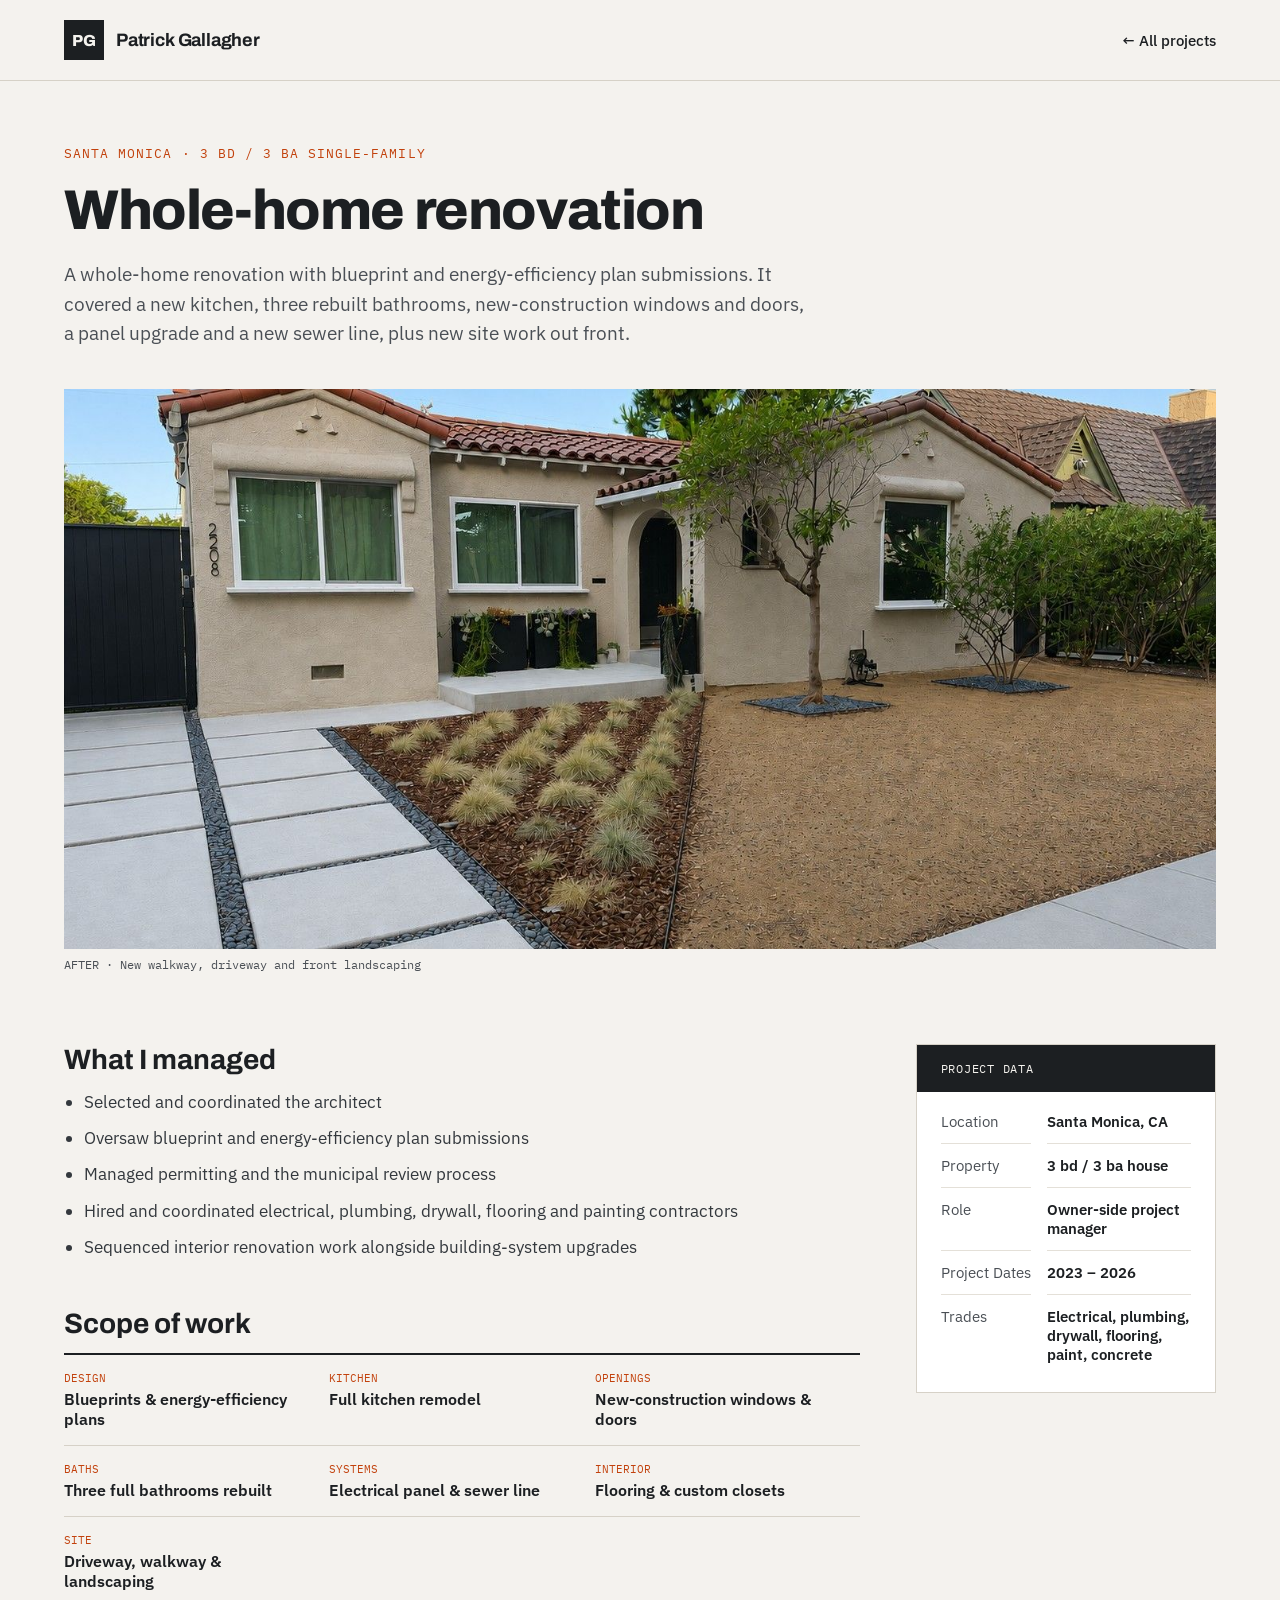
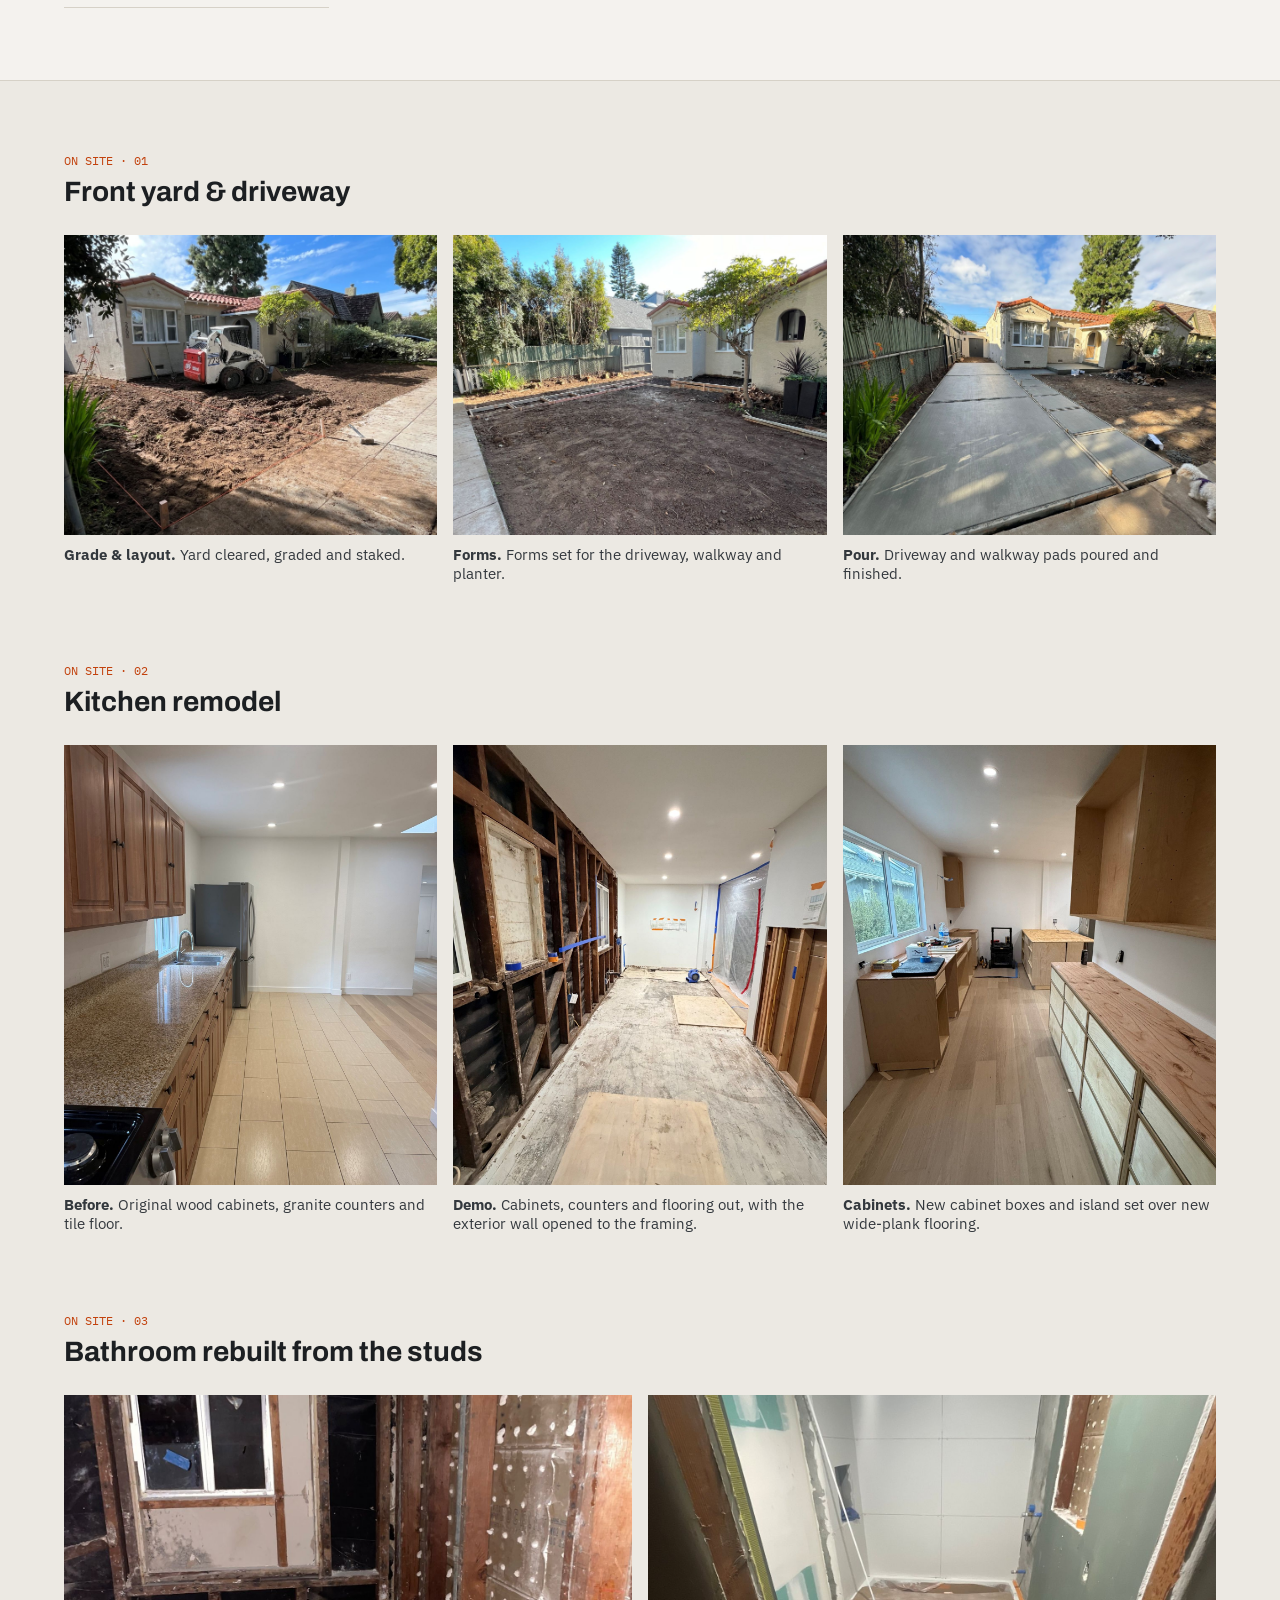
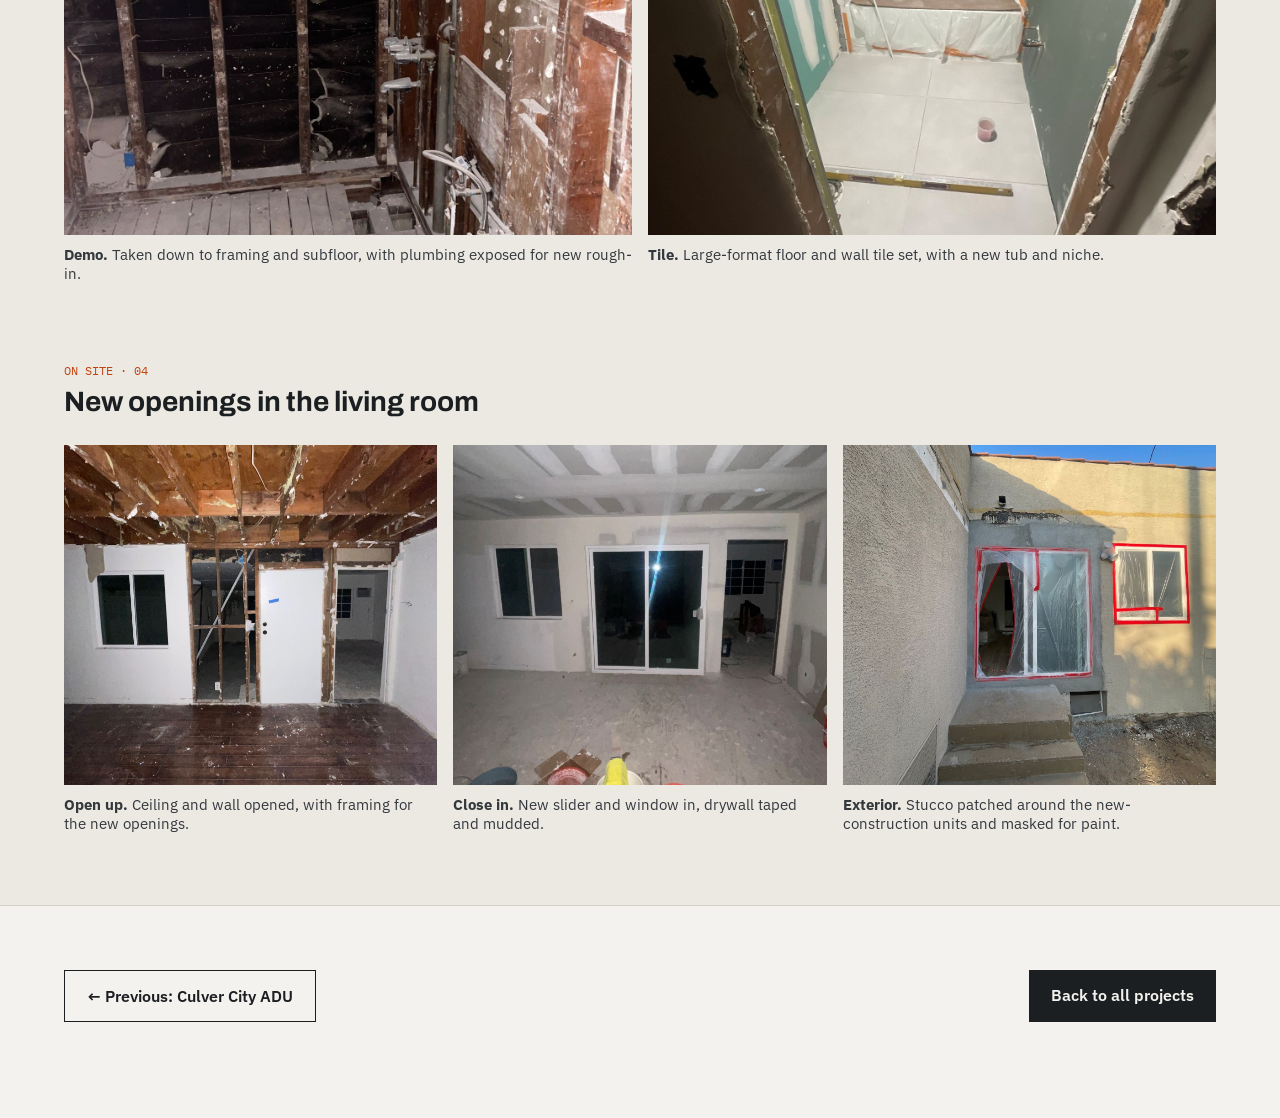
<file: santa-monica-house.html>
<!doctype html>
<html lang="en">
<head>
<meta charset="utf-8">
<meta name="viewport" content="width=device-width, initial-scale=1">
<title>Santa Monica Whole-Home Renovation | Patrick Gallagher</title>
<meta name="description" content="A whole-home renovation with blueprint and energy-efficiency plan submissions. It covered a new kitchen, three rebuilt bathrooms, new-construction windows and doors, a panel upgrade and a new sewer line, plus new site work out front.">
<meta property="og:title" content="Santa Monica Whole-Home Renovation | Patrick Gallagher">
<meta property="og:description" content="A whole-home renovation with blueprint and energy-efficiency plan submissions. It covered a new kitchen, three rebuilt bathrooms, new-construction windows and doors, a panel upgrade and a new sewer line, plus new site work out front.">
<link rel="preconnect" href="https://fonts.googleapis.com">
<link rel="preconnect" href="https://fonts.gstatic.com" crossorigin>
<link href="https://fonts.googleapis.com/css2?family=Archivo:wght@500;600;700;800&family=IBM+Plex+Mono:wght@400;500&family=IBM+Plex+Sans:wght@400;500;600&display=swap" rel="stylesheet">
<link rel="stylesheet" href="/styles.css">
</head>
<body>
<header class="top"><nav class="wrap" aria-label="Primary"><a href="/" class="brand"><span class="mark">PG</span><span class="name">Patrick Gallagher</span></a><a href="/" style="text-decoration:none;padding:10px 0;font-weight:500;font-size:15px">← All projects</a></nav></header>
<main>
<section class="wrap ptitle"><p class="eyebrow">Santa Monica · 3 bd / 3 ba single-family</p><h1>Whole-home renovation</h1><p class="lede">A whole-home renovation with blueprint and energy-efficiency plan submissions. It covered a new kitchen, three rebuilt bathrooms, new-construction windows and doors, a panel upgrade and a new sewer line, plus new site work out front.</p></section>
<section class="wrap heroimg" aria-label="Photos"><figure><img src="/images/sm5-featured.jpg" alt="Finished front of the Santa Monica house with new concrete walkway pads, river-rock joints and drought-tolerant planting" loading="lazy" style="height:560px;object-position:center 50%"><figcaption class="tag2">AFTER · New walkway, driveway and front landscaping</figcaption></figure></section>
<section class="wrap pbody"><div class="main">
<div><h2>What I managed</h2><ul class="managed"><li>Selected and coordinated the architect</li><li>Oversaw blueprint and energy-efficiency plan submissions</li><li>Managed permitting and the municipal review process</li><li>Hired and coordinated electrical, plumbing, drywall, flooring and painting contractors</li><li>Sequenced interior renovation work alongside building-system upgrades</li></ul></div>
<div><h2>Scope of work</h2><div class="scope"><div><span>DESIGN</span><b>Blueprints &amp; energy-efficiency plans</b></div><div><span>KITCHEN</span><b>Full kitchen remodel</b></div><div><span>OPENINGS</span><b>New-construction windows &amp; doors</b></div><div><span>BATHS</span><b>Three full bathrooms rebuilt</b></div><div><span>SYSTEMS</span><b>Electrical panel &amp; sewer line</b></div><div><span>INTERIOR</span><b>Flooring &amp; custom closets</b></div><div><span>SITE</span><b>Driveway, walkway &amp; landscaping</b></div></div></div>
</div><aside class="side" aria-label="Project facts"><div class="facts"><div class="hd">PROJECT DATA</div><dl><dt>Location</dt><dd>Santa Monica, CA</dd><dt>Property</dt><dd>3 bd / 3 ba house</dd><dt>Role</dt><dd>Owner-side project manager</dd><dt>Project Dates</dt><dd>2023 – 2026</dd><dt>Trades</dt><dd>Electrical, plumbing, drywall, flooring, paint, concrete</dd></dl></div></aside></section>
<section class="onsite first "><div class="wrap">
<div class="hd"><p>ON SITE · 01</p><h2>Front yard &amp; driveway</h2></div>
<div class="grid g260"><figure><img src="/images/sm5-grade.jpg" alt="Skid-steer grading the cleared front yard with string lines staked out" loading="lazy" style="height:300px"><figcaption><strong>Grade &amp; layout.</strong> Yard cleared, graded and staked.</figcaption></figure><figure><img src="/images/sm5-forms.jpg" alt="Wood forms set for driveway and walkway pads on graded soil" loading="lazy" style="height:300px"><figcaption><strong>Forms.</strong> Forms set for the driveway, walkway and planter.</figcaption></figure><figure><img src="/images/sm5-pour.jpg" alt="Freshly poured concrete driveway and walkway pads" loading="lazy" style="height:300px"><figcaption><strong>Pour.</strong> Driveway and walkway pads poured and finished.</figcaption></figure></div>
</div></section>
<section class="onsite "><div class="wrap">
<div class="hd"><p>ON SITE · 02</p><h2>Kitchen remodel</h2></div>
<div class="grid g260"><figure><img src="/images/sm5-kitchen-before.jpg" alt="Original galley kitchen with wood cabinets, granite counters and beige floor tile" loading="lazy" style="height:440px"><figcaption><strong>Before.</strong> Original wood cabinets, granite counters and tile floor.</figcaption></figure><figure><img src="/images/sm5-kitchen-demo.jpg" alt="Kitchen gutted with the exterior wall opened to the framing and the floor stripped to the subfloor" loading="lazy" style="height:440px"><figcaption><strong>Demo.</strong> Cabinets, counters and flooring out, with the exterior wall opened to the framing.</figcaption></figure><figure><img src="/images/sm5-kitchen-cabinets.jpg" alt="New plywood cabinet boxes and island installed over new wide-plank wood flooring" loading="lazy" style="height:440px"><figcaption><strong>Cabinets.</strong> New cabinet boxes and island set over new wide-plank flooring.</figcaption></figure></div>
</div></section>
<section class="onsite "><div class="wrap">
<div class="hd"><p>ON SITE · 03</p><h2>Bathroom rebuilt from the studs</h2></div>
<div class="grid g320"><figure><img src="/images/sm5-bath-demo.jpg" alt="Bathroom gutted to the framing and subfloor with plumbing exposed" loading="lazy" style="height:440px"><figcaption><strong>Demo.</strong> Taken down to framing and subfloor, with plumbing exposed for new rough-in.</figcaption></figure><figure><img src="/images/sm5-bath-tile.jpg" alt="Bathroom with new large-format tile on floor and walls, tub protected during finish work" loading="lazy" style="height:440px"><figcaption><strong>Tile.</strong> Large-format floor and wall tile set, with a new tub and niche.</figcaption></figure></div>
</div></section>
<section class="onsite last"><div class="wrap">
<div class="hd"><p>ON SITE · 04</p><h2>New openings in the living room</h2></div>
<div class="grid g260"><figure><img src="/images/sm5-open-up.jpg" alt="Living room ceiling opened to the joists with an exterior wall framed for a new opening" loading="lazy" style="height:340px"><figcaption><strong>Open up.</strong> Ceiling and wall opened, with framing for the new openings.</figcaption></figure><figure><img src="/images/sm5-close-in.jpg" alt="New sliding door and window installed with drywall taped and mudded" loading="lazy" style="height:340px"><figcaption><strong>Close in.</strong> New slider and window in, drywall taped and mudded.</figcaption></figure><figure><img src="/images/sm5-exterior-openings.jpg" alt="Exterior view of the new slider and window with fresh stucco patch, masked for paint" loading="lazy" style="height:340px;object-position:center 60%"><figcaption><strong>Exterior.</strong> Stucco patched around the new-construction units and masked for paint.</figcaption></figure></div>
</div></section>
<section class="wrap next"><a class="btn btn-line" href="/culver-city-adu">← Previous: Culver City ADU</a><a class="btn btn-dark" href="/">Back to all projects</a></section>
</main>
</body>
</html>
</file>
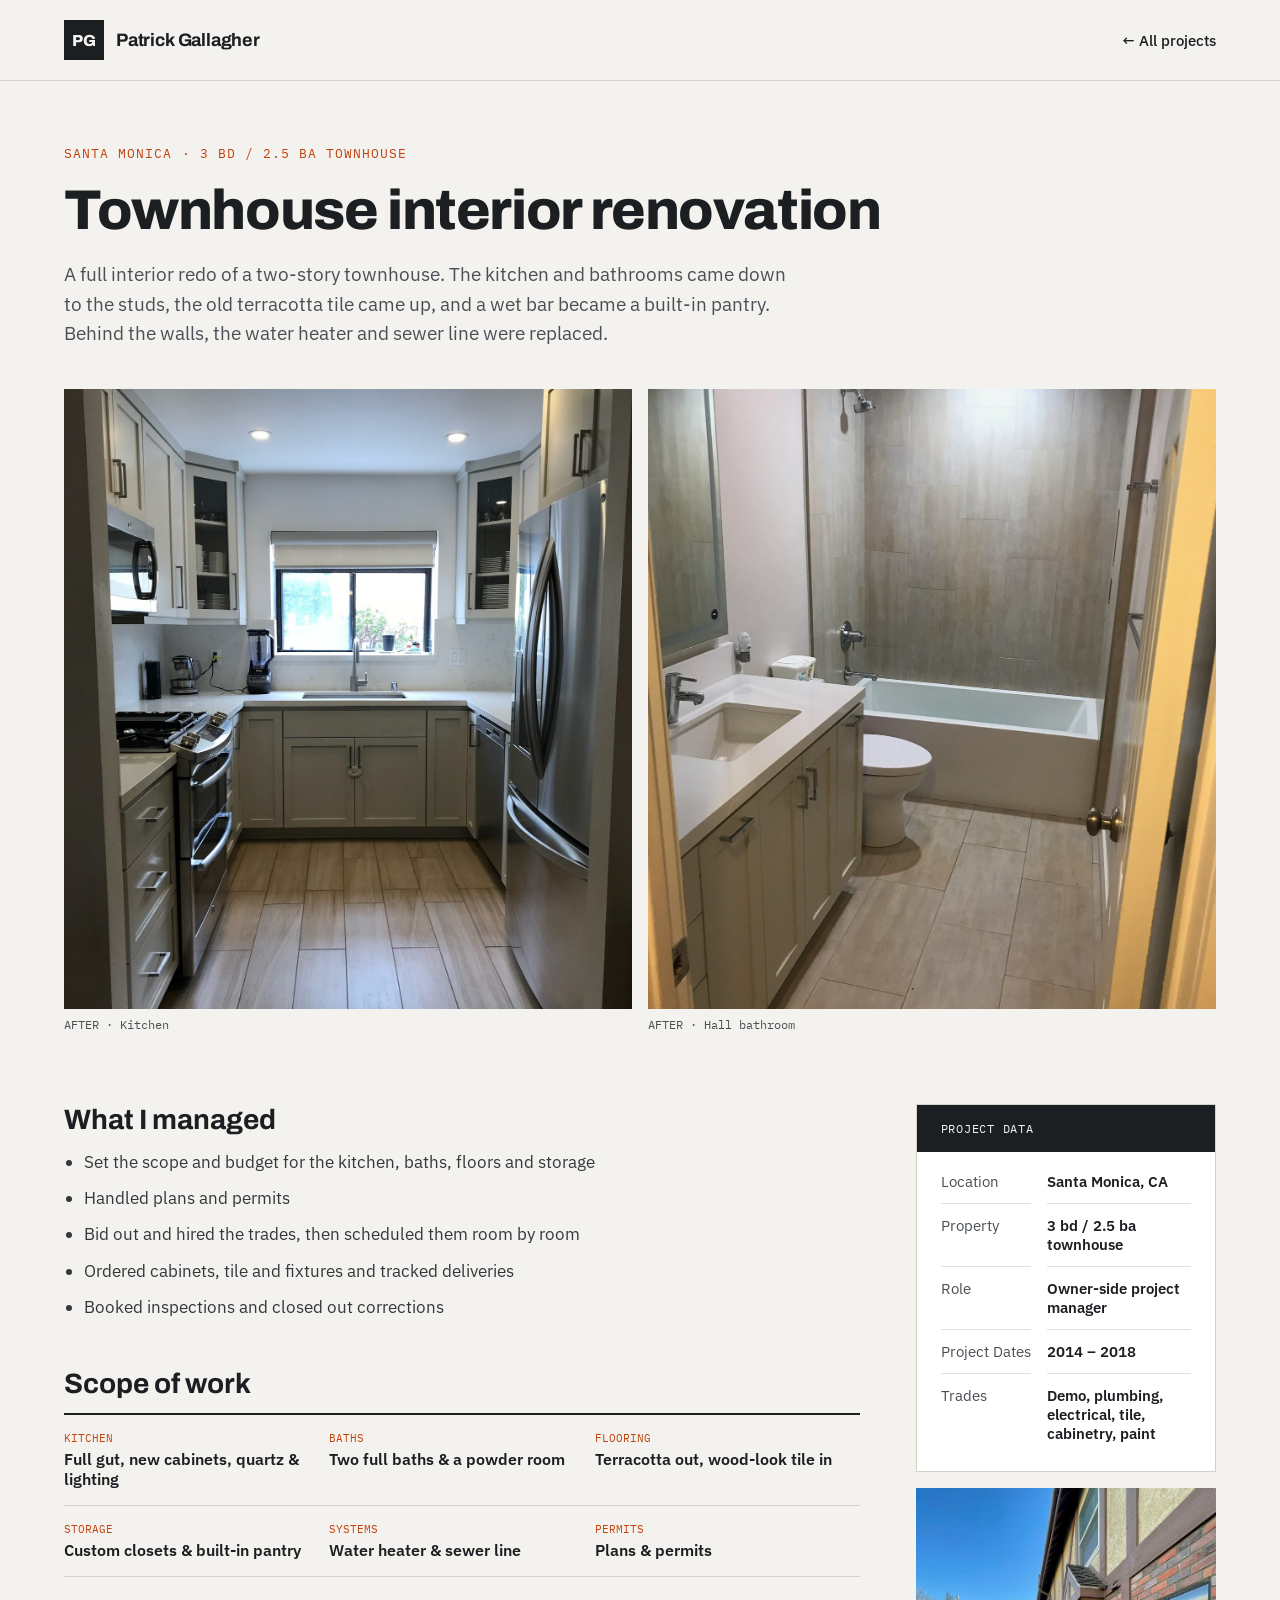
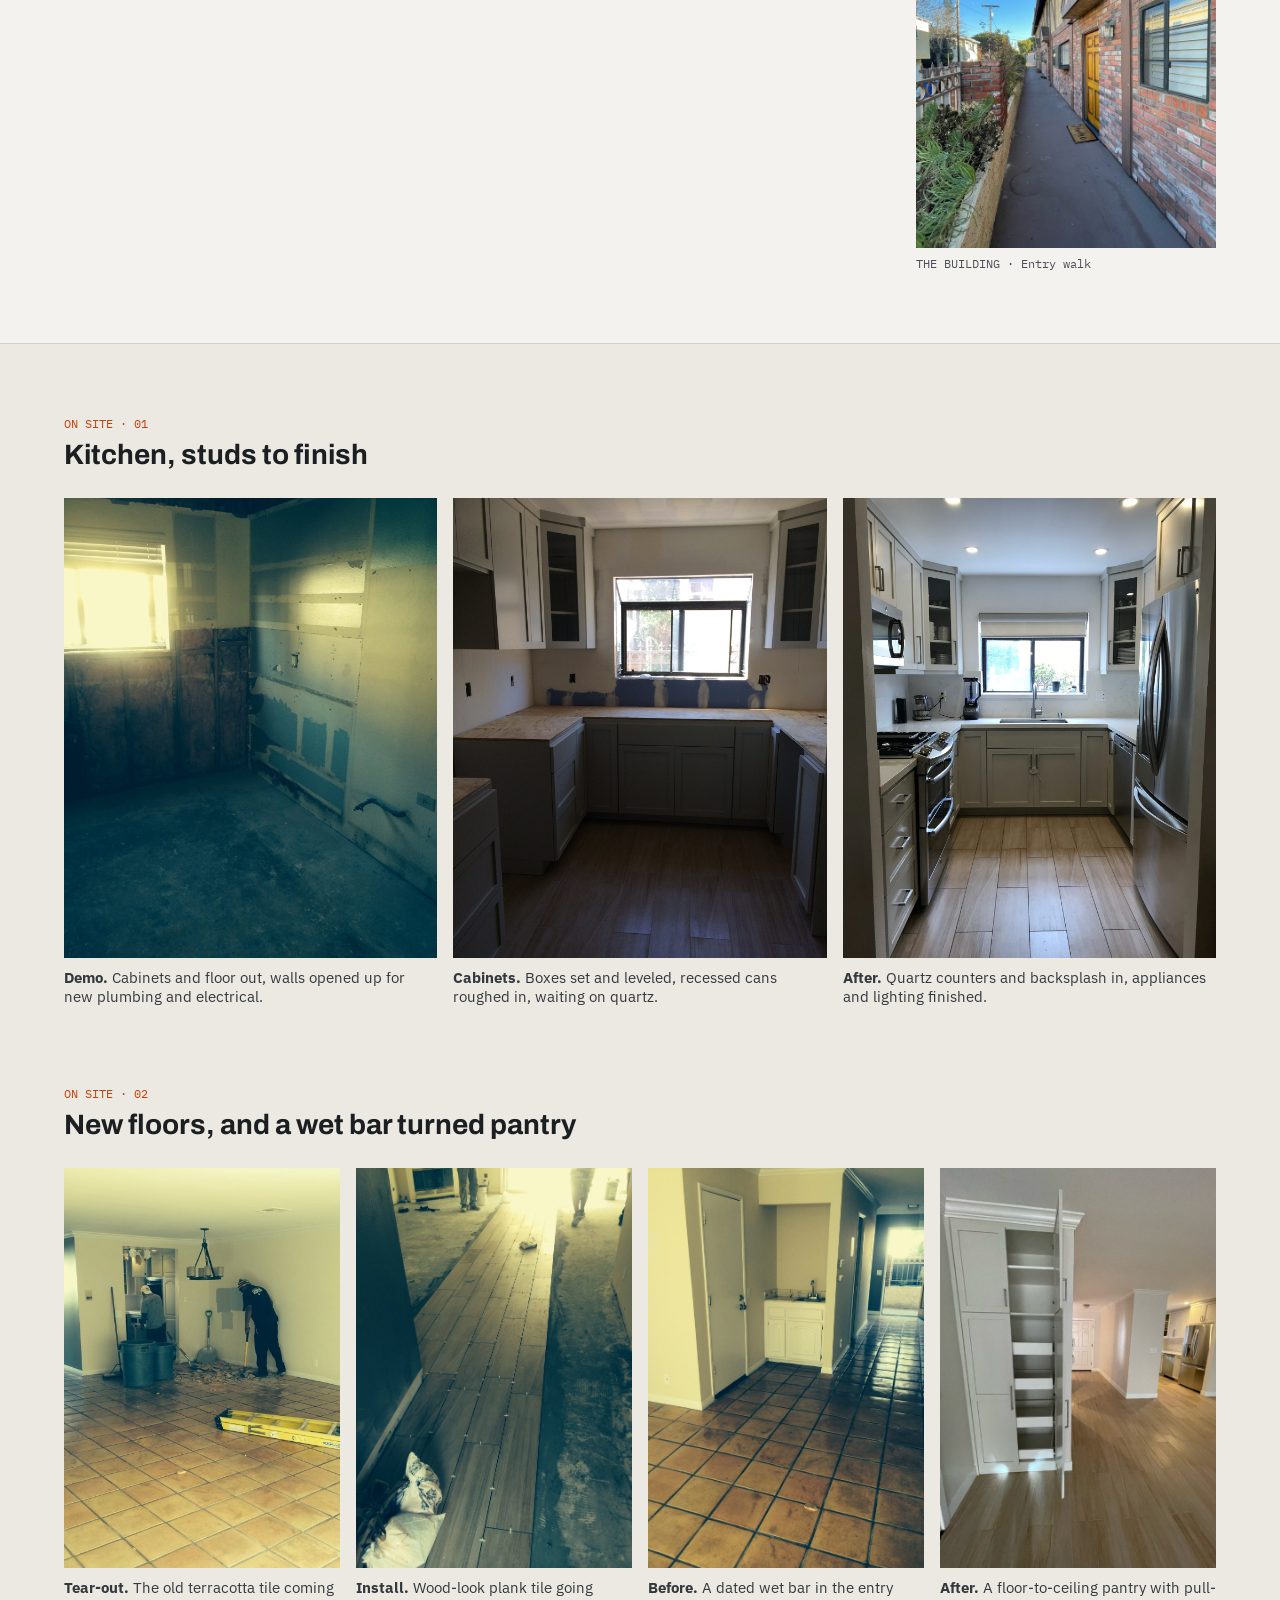
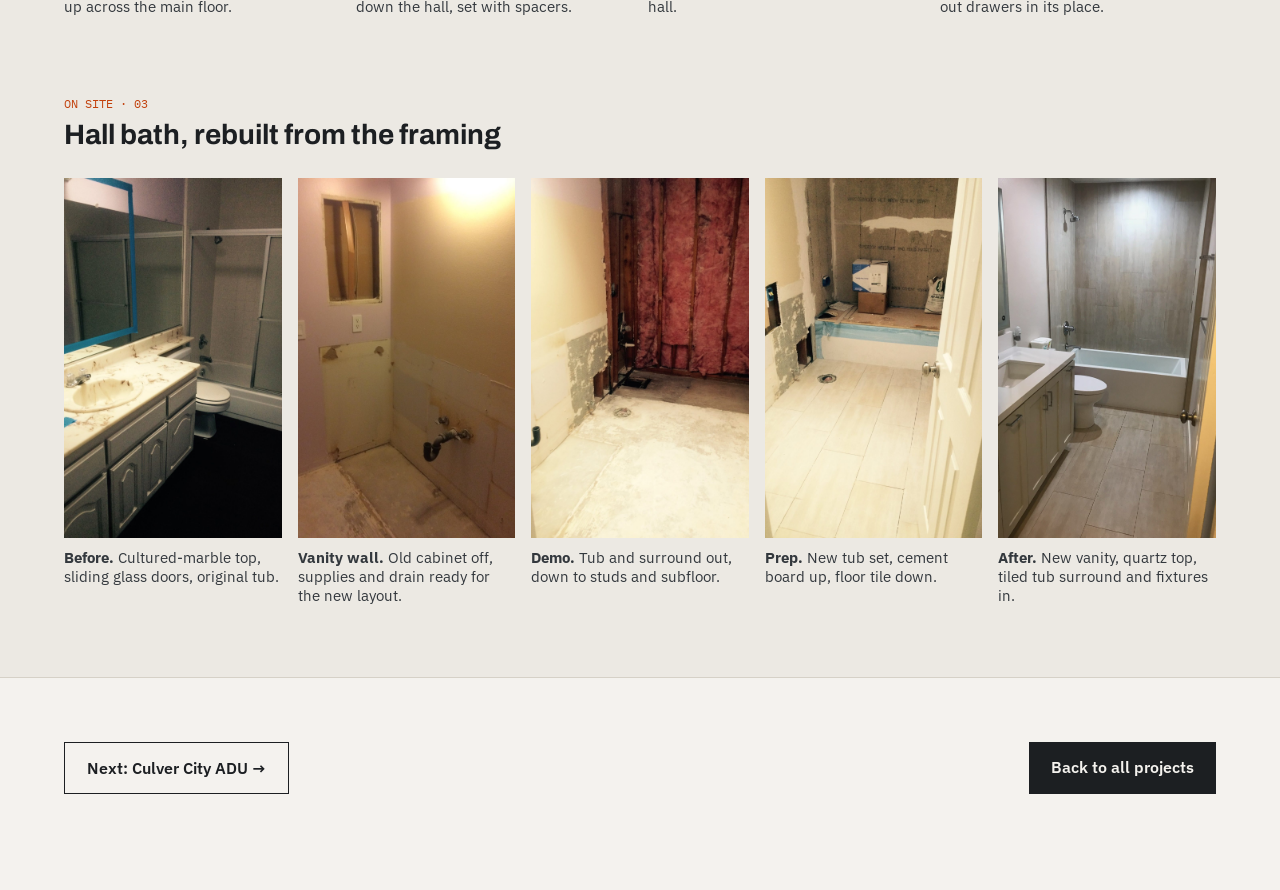
<file: santa-monica-townhouse.html>
<!doctype html>
<html lang="en">
<head>
<meta charset="utf-8">
<meta name="viewport" content="width=device-width, initial-scale=1">
<title>Santa Monica Townhouse Renovation | Patrick Gallagher</title>
<meta name="description" content="A full interior redo of a two-story townhouse. The kitchen and bathrooms came down to the studs, the old terracotta tile came up, and a wet bar became a built-in pantry. Behind the walls, the water heater and sewer line were replaced.">
<meta property="og:title" content="Santa Monica Townhouse Renovation | Patrick Gallagher">
<meta property="og:description" content="A full interior redo of a two-story townhouse. The kitchen and bathrooms came down to the studs, the old terracotta tile came up, and a wet bar became a built-in pantry. Behind the walls, the water heater and sewer line were replaced.">
<link rel="preconnect" href="https://fonts.googleapis.com">
<link rel="preconnect" href="https://fonts.gstatic.com" crossorigin>
<link href="https://fonts.googleapis.com/css2?family=Archivo:wght@500;600;700;800&family=IBM+Plex+Mono:wght@400;500&family=IBM+Plex+Sans:wght@400;500;600&display=swap" rel="stylesheet">
<link rel="stylesheet" href="/styles.css">
</head>
<body>
<header class="top"><nav class="wrap" aria-label="Primary"><a href="/" class="brand"><span class="mark">PG</span><span class="name">Patrick Gallagher</span></a><a href="/" style="text-decoration:none;padding:10px 0;font-weight:500;font-size:15px">← All projects</a></nav></header>
<main>
<section class="wrap ptitle"><p class="eyebrow">Santa Monica · 3 bd / 2.5 ba townhouse</p><h1>Townhouse interior renovation</h1><p class="lede">A full interior redo of a two-story townhouse. The kitchen and bathrooms came down to the studs, the old terracotta tile came up, and a wet bar became a built-in pantry. Behind the walls, the water heater and sewer line were replaced.</p></section>
<section class="wrap heroimg" aria-label="Photos"><figure><img src="/images/smth-kitchen-after.jpg" alt="Finished U-shaped kitchen with gray shaker cabinets, glass-front uppers, white quartz counters and backsplash, stainless appliances and wood-look tile floor" loading="lazy" style="height:620px;object-position:center 45%"><figcaption class="tag2">AFTER · Kitchen</figcaption></figure><figure><img src="/images/smth-bath-after.jpg" alt="Finished bathroom with shaker vanity, quartz top, large-format wall tile, new tub and matching floor tile" loading="lazy" style="height:620px;object-position:center 50%"><figcaption class="tag2">AFTER · Hall bathroom</figcaption></figure></section>
<section class="wrap pbody"><div class="main">
<div><h2>What I managed</h2><ul class="managed"><li>Set the scope and budget for the kitchen, baths, floors and storage</li><li>Handled plans and permits</li><li>Bid out and hired the trades, then scheduled them room by room</li><li>Ordered cabinets, tile and fixtures and tracked deliveries</li><li>Booked inspections and closed out corrections</li></ul></div>
<div><h2>Scope of work</h2><div class="scope"><div><span>KITCHEN</span><b>Full gut, new cabinets, quartz &amp; lighting</b></div><div><span>BATHS</span><b>Two full baths &amp; a powder room</b></div><div><span>FLOORING</span><b>Terracotta out, wood-look tile in</b></div><div><span>STORAGE</span><b>Custom closets &amp; built-in pantry</b></div><div><span>SYSTEMS</span><b>Water heater &amp; sewer line</b></div><div><span>PERMITS</span><b>Plans &amp; permits</b></div></div></div>
</div><aside class="side" aria-label="Project facts"><div class="facts"><div class="hd">PROJECT DATA</div><dl><dt>Location</dt><dd>Santa Monica, CA</dd><dt>Property</dt><dd>3 bd / 2.5 ba townhouse</dd><dt>Role</dt><dd>Owner-side project manager</dd><dt>Project Dates</dt><dd>2014 – 2018</dd><dt>Trades</dt><dd>Demo, plumbing, electrical, tile, cabinetry, paint</dd></dl></div><figure><img src="/images/smth-exterior.jpg" alt="Exterior walkway of the brick and half-timbered townhouse complex, with the unit&#x27;s front door" loading="lazy" style="height:360px;object-position:center 60%"><figcaption class="tag2">THE BUILDING · Entry walk</figcaption></figure></aside></section>
<section class="onsite first "><div class="wrap">
<div class="hd"><p>ON SITE · 01</p><h2>Kitchen, studs to finish</h2></div>
<div class="grid g260"><figure><img src="/images/smth-kitchen-demo.jpg" alt="Kitchen gutted with drywall cut away, insulation exposed and the slab bare" loading="lazy" style="height:460px"><figcaption><strong>Demo.</strong> Cabinets and floor out, walls opened up for new plumbing and electrical.</figcaption></figure><figure><img src="/images/smth-kitchen-cabinets.jpg" alt="New gray shaker cabinets installed with plywood counter bases, new floor tile and recessed light cans in the ceiling" loading="lazy" style="height:460px"><figcaption><strong>Cabinets.</strong> Boxes set and leveled, recessed cans roughed in, waiting on quartz.</figcaption></figure><figure><img src="/images/smth-kitchen-after.jpg" alt="Finished U-shaped kitchen with gray shaker cabinets, glass-front uppers, white quartz counters and backsplash, stainless appliances and wood-look tile floor" loading="lazy" style="height:460px"><figcaption><strong>After.</strong> Quartz counters and backsplash in, appliances and lighting finished.</figcaption></figure></div>
</div></section>
<section class="onsite "><div class="wrap">
<div class="hd"><p>ON SITE · 02</p><h2>New floors, and a wet bar turned pantry</h2></div>
<div class="grid g260"><figure><img src="/images/smth-floor-demo.jpg" alt="Two workers breaking up the old terracotta floor tile in the living and dining area" loading="lazy" style="height:400px"><figcaption><strong>Tear-out.</strong> The old terracotta tile coming up across the main floor.</figcaption></figure><figure><img src="/images/smth-floor-tile.jpg" alt="Wood-look porcelain plank tile being laid with spacers down the hallway" loading="lazy" style="height:400px"><figcaption><strong>Install.</strong> Wood-look plank tile going down the hall, set with spacers.</figcaption></figure><figure><img src="/images/smth-wetbar-before.jpg" alt="Old wet bar with small sink and dated cabinet on terracotta tile, before the renovation" loading="lazy" style="height:400px"><figcaption><strong>Before.</strong> A dated wet bar in the entry hall.</figcaption></figure><figure><img src="/images/smth-pantry-after.jpg" alt="Built-in pantry cabinet with crown molding and pull-out drawers, new tile floor running to the kitchen" loading="lazy" style="height:400px"><figcaption><strong>After.</strong> A floor-to-ceiling pantry with pull-out drawers in its place.</figcaption></figure></div>
</div></section>
<section class="onsite last"><div class="wrap">
<div class="hd"><p>ON SITE · 03</p><h2>Hall bath, rebuilt from the framing</h2></div>
<div class="grid g200"><figure><img src="/images/smth-bath-before.jpg" alt="Original bathroom with cultured-marble vanity top, framed sliding shower doors and dark floor" loading="lazy" style="height:360px"><figcaption><strong>Before.</strong> Cultured-marble top, sliding glass doors, original tub.</figcaption></figure><figure><img src="/images/smth-vanity-demo.jpg" alt="Vanity wall with the old cabinet removed, supply lines and drain trap exposed and a medicine-cabinet opening" loading="lazy" style="height:360px"><figcaption><strong>Vanity wall.</strong> Old cabinet off, supplies and drain ready for the new layout.</figcaption></figure><figure><img src="/images/smth-bath-demo.jpg" alt="Bathroom gutted with the tub removed, framing and insulation exposed and the subfloor bare" loading="lazy" style="height:360px"><figcaption><strong>Demo.</strong> Tub and surround out, down to studs and subfloor.</figcaption></figure><figure><img src="/images/smth-bath-prep.jpg" alt="Cement backer board on the tub walls, new tub set and protected, new floor tile laid" loading="lazy" style="height:360px"><figcaption><strong>Prep.</strong> New tub set, cement board up, floor tile down.</figcaption></figure><figure><img src="/images/smth-bath-after.jpg" alt="Finished bathroom with shaker vanity, quartz top, large-format wall tile, new tub and matching floor tile" loading="lazy" style="height:360px"><figcaption><strong>After.</strong> New vanity, quartz top, tiled tub surround and fixtures in.</figcaption></figure></div>
</div></section>
<section class="wrap next"><a class="btn btn-line" href="/culver-city-adu">Next: Culver City ADU →</a><a class="btn btn-dark" href="/">Back to all projects</a></section>
</main>
</body>
</html>
</file>
<file: styles.css>
*{box-sizing:border-box}
body{margin:0;background:#F4F2EE;color:#1C1F22;font-family:'IBM Plex Sans',system-ui,sans-serif}
a{color:#1C1F22}a:hover{color:#9A3412}
img{display:block;width:100%;object-fit:cover}
.wrap{max-width:1200px;margin:0 auto;padding-left:24px;padding-right:24px}
.mono{font-family:'IBM Plex Mono',monospace}
.disp{font-family:'Archivo',sans-serif}
.eyebrow{margin:0;font-family:'IBM Plex Mono',monospace;font-size:13px;letter-spacing:.08em;text-transform:uppercase;color:#C2410C}
.muted{color:#4A4F55}
.accent{color:#C2410C}
.btn{text-decoration:none;display:inline-block;padding:15px 22px;font-weight:600;font-size:16px}
.btn-dark{background:#1C1F22;color:#F4F2EE}.btn-dark:hover{color:#FB923C}
.btn-line{border:1px solid #1C1F22}
.btn-accent{background:#C2410C;color:#fff}.btn-accent:hover{color:#fff;background:#9A3412}
.ph{background-color:#E4E0D8;background-image:repeating-linear-gradient(135deg,rgba(28,31,34,.06) 0 1px,transparent 1px 14px);border:1px dashed #8C877E;display:flex;align-items:flex-end;padding:16px}
.ph span{font-family:'IBM Plex Mono',monospace;font-size:12px;background:#F4F2EE;padding:6px 10px;color:#4A4F55}

/* header */
header.top{border-bottom:1px solid #D6D1C7}
header.top nav{display:flex;flex-wrap:wrap;align-items:center;justify-content:space-between;gap:16px;padding-top:20px;padding-bottom:20px}
.brand{text-decoration:none;display:flex;align-items:center;gap:12px}
.brand .mark{width:40px;height:40px;background:#1C1F22;color:#F4F2EE;display:flex;align-items:center;justify-content:center;font-family:'Archivo',sans-serif;font-weight:800;font-size:16px}
.brand .name{font-family:'Archivo',sans-serif;font-weight:700;font-size:18px;letter-spacing:-.01em}
.navlinks{display:flex;flex-wrap:wrap;align-items:center;gap:4px 24px;font-size:15px;font-weight:500}
.navlinks a{text-decoration:none;padding:10px 0}
.navlinks a.btn-accent{padding:11px 18px}

/* home */
.hero{display:flex;flex-wrap:wrap;gap:48px;align-items:stretch;padding-top:72px;padding-bottom:56px}
.hero .copy{flex:1 1 480px;min-width:0;display:flex;flex-direction:column;gap:24px;justify-content:center}
.hero h1{margin:0;font-family:'Archivo',sans-serif;font-weight:800;font-size:60px;line-height:1.02;letter-spacing:-.025em}
.hero p.lede{margin:0;font-size:19px;line-height:1.55;color:#4A4F55;max-width:560px}
.hero .ph{flex:1 1 440px;min-width:0;height:520px}
.cta{display:flex;flex-wrap:wrap;gap:12px;margin-top:8px}
.stats{border-top:1px solid #D6D1C7;border-bottom:1px solid #D6D1C7;background:#ECE9E3}
.stats .wrap{display:grid;grid-template-columns:repeat(auto-fit,minmax(220px,1fr))}
.stat{padding:28px 24px 28px 0;display:flex;flex-direction:column;gap:6px}
.stat b{font-family:'Archivo',sans-serif;font-weight:800;font-size:44px;line-height:1}
.stat span{font-size:14px;color:#4A4F55}
.sec{padding-top:96px;padding-bottom:32px;display:flex;flex-direction:column;gap:40px}
.sechead{display:flex;flex-wrap:wrap;justify-content:space-between;align-items:flex-end;gap:16px}
.sechead>div{display:flex;flex-direction:column;gap:12px}
h2.big{margin:0;font-family:'Archivo',sans-serif;font-weight:800;font-size:44px;letter-spacing:-.02em}
.featured{display:flex;flex-wrap:wrap;background:#fff;border:1px solid #D6D1C7}
.featured img{flex:1 1 520px;min-width:0;min-height:420px;object-position:center 40%}
.featured .body{flex:1 1 380px;min-width:0;padding:40px;display:flex;flex-direction:column;gap:18px}
.tag{font-family:'IBM Plex Mono',monospace;font-size:12px;padding:5px 9px;background:#C2410C;color:#fff}
.chips{margin:0;padding:0;list-style:none;display:flex;flex-wrap:wrap;gap:8px;font-size:13px}
.chips li{padding:6px 10px;border:1px solid #D6D1C7}
.cards{display:grid;grid-template-columns:repeat(auto-fit,minmax(250px,1fr));gap:24px}
.card{background:#fff;border:1px solid #D6D1C7;display:flex;flex-direction:column}
.card img{height:220px}
.card .body{padding:24px;display:flex;flex-direction:column;gap:10px;flex:1}
.card h3{margin:0;font-family:'Archivo',sans-serif;font-weight:700;font-size:22px;line-height:1.2}
.card p{margin:0;font-size:15px;line-height:1.55;color:#4A4F55}
.card a.more{margin-top:auto;padding-top:8px;font-weight:600;font-size:15px}
.matrix{overflow-x:auto;background:#fff;border:1px solid #D6D1C7}
.matrix table{width:100%;min-width:860px;border-collapse:collapse}
.matrix th,.matrix td{border-bottom:1px solid #D6D1C7;padding:12px 10px;text-align:center;font-size:13px}
.matrix th:first-child,.matrix td:first-child{text-align:left}
.matrix thead tr{font-family:'IBM Plex Mono',monospace;text-transform:uppercase;letter-spacing:.04em;background:#ECE9E3}
.matrix thead th{font-weight:500;font-size:11px}
.matrix tbody th{font-weight:600;font-size:14px}
.matrix .yes{display:inline-block;width:12px;height:12px;background:#C2410C;vertical-align:middle}
.matrix .no{color:#A39E94}
.phases{margin:0;padding:0;list-style:none;display:grid;grid-template-columns:repeat(auto-fit,minmax(240px,1fr));border-top:2px solid #1C1F22}
.phases li{padding:24px 24px 24px 0;display:flex;flex-direction:column;gap:12px}
.phases h3{margin:0;font-family:'Archivo',sans-serif;font-weight:700;font-size:22px}
.phases p{margin:0;font-size:15px;line-height:1.6;color:#4A4F55}
.exp{background:#ECE9E3;border-top:1px solid #D6D1C7;border-bottom:1px solid #D6D1C7}
.exp .wrap{padding-top:96px;padding-bottom:96px;display:flex;flex-wrap:wrap;gap:56px}
.exp .intro{flex:1 1 360px;min-width:0;display:flex;flex-direction:column;gap:20px}
.jobs{flex:1 1 520px;min-width:0;margin:0;padding:0;list-style:none;display:flex;flex-direction:column}
.jobs li{padding:22px 0;border-top:1px solid #C9C3B8;display:flex;flex-wrap:wrap;gap:8px 24px}
.jobs li:first-child{border-top:2px solid #1C1F22}
.jobs li:last-child{border-bottom:1px solid #C9C3B8}
.jobs .when{flex:0 0 140px;font-family:'IBM Plex Mono',monospace;font-size:13px;color:#4A4F55;padding-top:4px}
.jobs .what{flex:1 1 280px;display:flex;flex-direction:column;gap:6px}
.jobs .what b{font-family:'Archivo',sans-serif;font-weight:700;font-size:20px}
.jobs .what span{font-size:14px;color:#4A4F55}
.skills{padding-top:72px;padding-bottom:72px;display:flex;flex-wrap:wrap;gap:32px 56px}
.skills h2{flex:0 1 280px;margin:0;font-family:'Archivo',sans-serif;font-weight:700;font-size:24px}
.skills ul{flex:1 1 560px;min-width:0;margin:0;padding:0;list-style:none;display:flex;flex-wrap:wrap;gap:10px;font-size:14px;font-weight:500}
.skills li{padding:9px 14px;background:#fff;border:1px solid #D6D1C7}
.skills li.tool{background:#1C1F22;color:#F4F2EE;border-color:#1C1F22}
.contact{background:#1C1F22;color:#F4F2EE}
.contact .wrap.main{padding-top:96px;padding-bottom:96px;display:flex;flex-wrap:wrap;gap:40px;justify-content:space-between;align-items:flex-end}
.contact h2{margin:0;font-family:'Archivo',sans-serif;font-weight:800;font-size:48px;line-height:1.05;letter-spacing:-.02em}
.contact .links{flex:0 1 360px;display:flex;flex-direction:column;gap:12px}
.contact .links a{text-decoration:none;padding:15px 19px;font-weight:600;font-size:16px;color:#F4F2EE;border:1px solid #F4F2EE}
.contact .links a.solid{background:#F4F2EE;color:#1C1F22}
.contact .links a.dim{border-color:#5A5F64}
.contact .foot{padding-top:24px;padding-bottom:24px;border-top:1px solid #3A3F44;font-size:13px;color:#B9BDC2}

/* project pages */
.ptitle{padding-top:64px;padding-bottom:40px;display:flex;flex-direction:column;gap:20px}
.ptitle h1{margin:0;font-family:'Archivo',sans-serif;font-weight:800;font-size:56px;line-height:1.04;letter-spacing:-.025em;max-width:920px}
.ptitle p.lede{margin:0;font-size:19px;line-height:1.55;color:#4A4F55;max-width:740px}
.heroimg{display:grid;grid-template-columns:repeat(auto-fit,minmax(320px,1fr));gap:16px}
figure{margin:0;display:flex;flex-direction:column;gap:8px}
figcaption.tag2{font-family:'IBM Plex Mono',monospace;font-size:12px;color:#4A4F55}
.pbody{padding-top:72px;padding-bottom:72px;display:flex;flex-wrap:wrap;gap:56px;align-items:flex-start}
.pbody .main{flex:999 1 560px;min-width:0;display:flex;flex-direction:column;gap:48px}
.pbody .main>div{display:flex;flex-direction:column;gap:14px}
.pbody h2{margin:0;font-family:'Archivo',sans-serif;font-weight:700;font-size:28px}
.pbody ul.managed{margin:0;padding-left:20px;display:flex;flex-direction:column;gap:10px;font-size:17px;line-height:1.55;color:#33383D}
.pbody p{margin:0;font-size:17px;line-height:1.65;color:#4A4F55}
.scope{display:grid;grid-template-columns:repeat(auto-fit,minmax(220px,1fr));border-top:2px solid #1C1F22}
.scope div{padding:16px 16px 16px 0;border-bottom:1px solid #D6D1C7;display:flex;flex-direction:column;gap:4px}
.scope span{font-family:'IBM Plex Mono',monospace;font-size:11px;color:#C2410C}
.scope b{font-weight:600}
.side{flex:1 1 300px;min-width:0;display:flex;flex-direction:column;gap:16px}
.facts{background:#fff;border:1px solid #D6D1C7}
.facts .hd{padding:16px 24px;background:#1C1F22;color:#F4F2EE;font-family:'IBM Plex Mono',monospace;font-size:12px;letter-spacing:.06em}
.facts dl{margin:0;padding:8px 24px 16px;display:grid;grid-template-columns:auto 1fr;gap:0 16px;font-size:15px}
.facts dt,.facts dd{padding:12px 0;border-bottom:1px solid #E4E0D8}
.facts dt{color:#4A4F55}.facts dd{margin:0;font-weight:600}
.facts dt:last-of-type,.facts dd:last-of-type{border-bottom:0}
.onsite{background:#ECE9E3}
.onsite.first{border-top:1px solid #D6D1C7}
.onsite.last{border-bottom:1px solid #D6D1C7}
.onsite .wrap{padding-top:24px;padding-bottom:56px;display:flex;flex-direction:column;gap:28px}
.onsite.first .wrap{padding-top:72px}
.onsite.last .wrap{padding-bottom:72px}
.onsite .hd{display:flex;flex-direction:column;gap:8px}
.onsite .hd p{margin:0;font-family:'IBM Plex Mono',monospace;font-size:12px;color:#C2410C}
.onsite h2{margin:0;font-family:'Archivo',sans-serif;font-weight:700;font-size:28px}
.grid{display:grid;gap:16px}
.g260{grid-template-columns:repeat(auto-fit,minmax(260px,1fr))}
.g200{grid-template-columns:repeat(auto-fit,minmax(200px,1fr))}
.g320{grid-template-columns:repeat(auto-fit,minmax(320px,1fr))}
.grid figure{gap:10px}
.grid figcaption{font-size:15px;color:#33383D}
.split{display:flex;flex-wrap:wrap;gap:32px;align-items:center}
.split img{flex:1 1 540px;min-width:0;height:430px}
.split .txt{flex:1 1 300px;min-width:0;display:flex;flex-direction:column;gap:10px}
.split .txt p{margin:0;font-size:17px;line-height:1.6;color:#4A4F55}
.next{padding-top:64px;padding-bottom:96px;display:flex;flex-wrap:wrap;justify-content:space-between;gap:16px}

@media (max-width:640px){
  .hero h1{font-size:40px}.ptitle h1{font-size:38px}h2.big{font-size:34px}.contact h2{font-size:34px}
  .hero .ph{height:320px}
  img[style*="height"]{height:300px!important}
  .featured .body{padding:24px}
}
</file>
